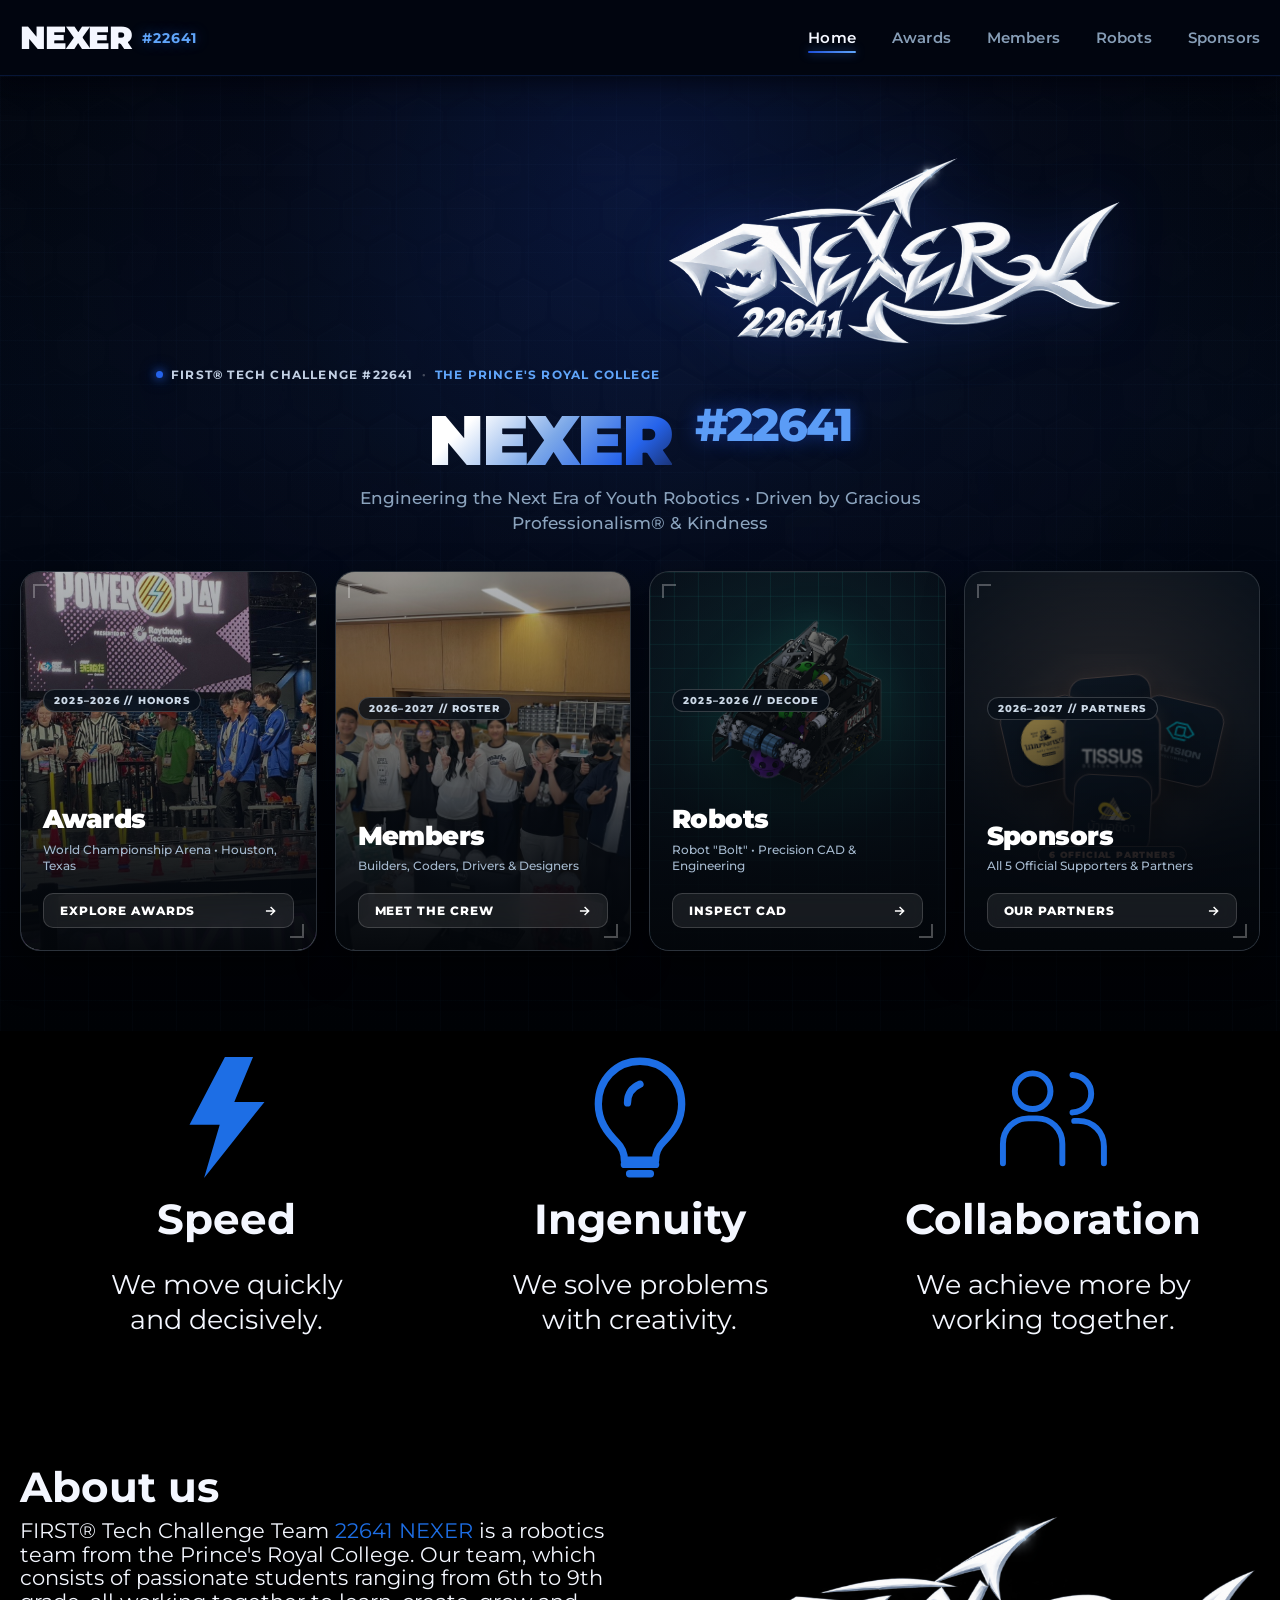
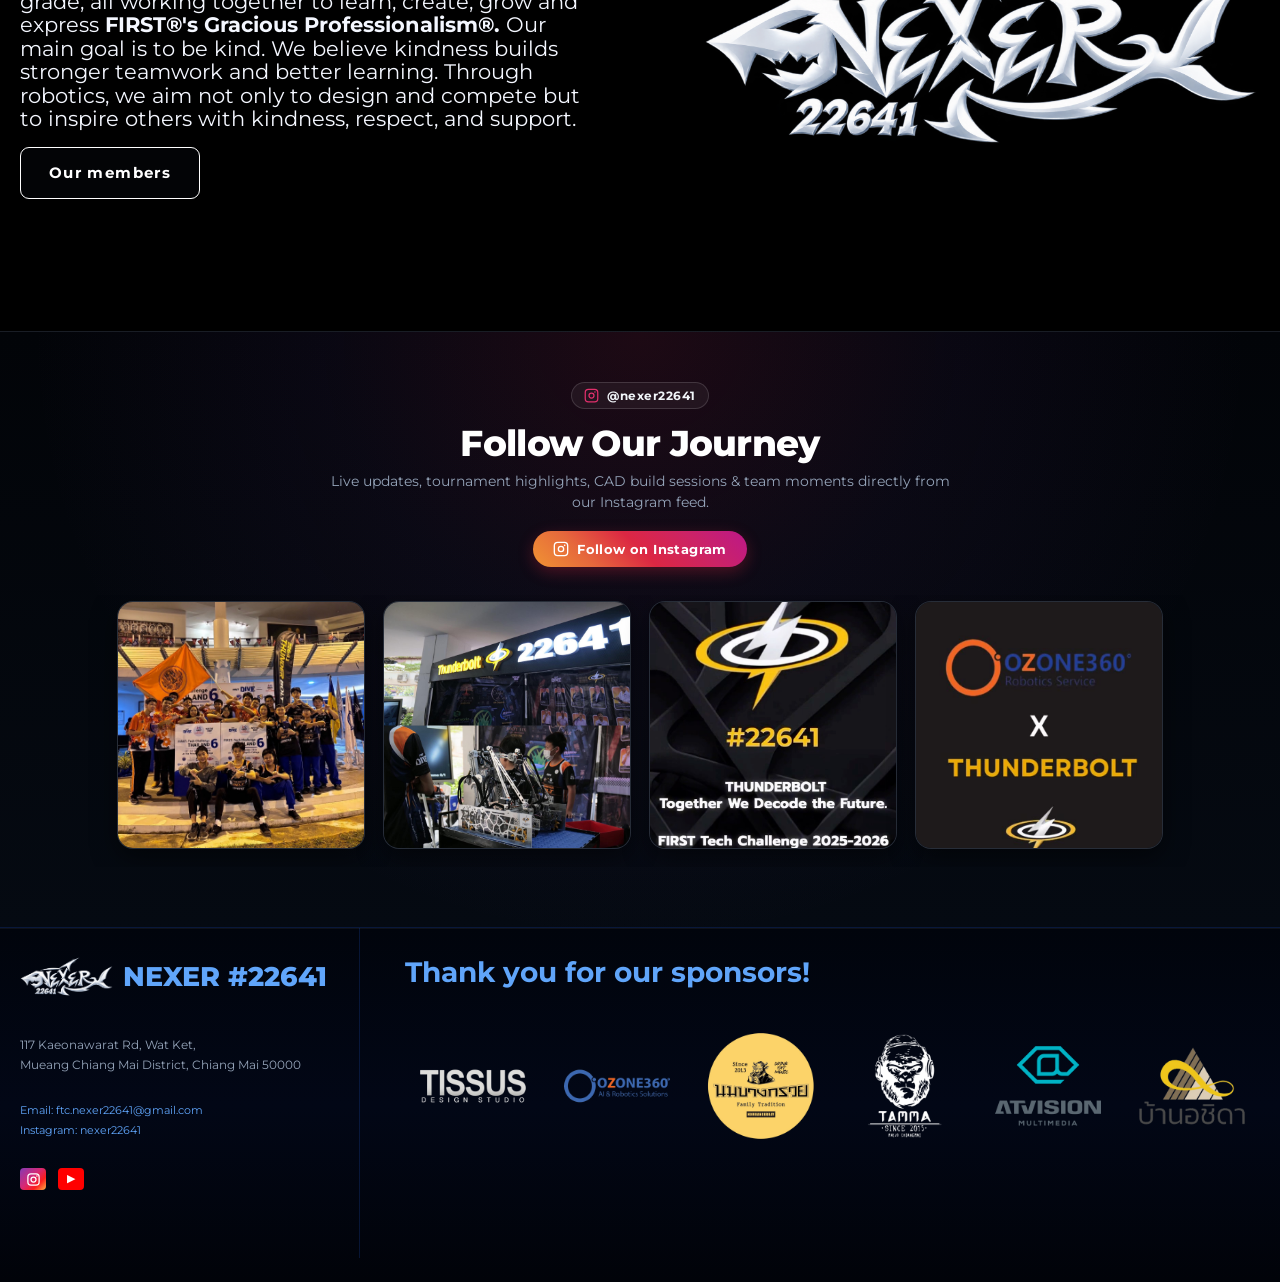
<file: index.html>
<!doctype html>
<html lang="en">
<head>
  <meta charset="utf-8">
  <meta name="viewport" content="width=device-width, initial-scale=1">
  <meta name="theme-color" content="#01040c">
  <meta name="description" content="NEXER #22641 — FIRST Tech Challenge robotics team from The Prince's Royal College.">
  <title>Home | NEXER</title>
  <link rel="icon" href="assets/branding/nexer-logo.png">
  <link rel="preload" as="image" href="assets/awards/award-2223-2.jpg" fetchpriority="high">
  <link rel="preload" as="image" href="assets/members/team-2627-group.jpg" fetchpriority="high">
  <link rel="preload" as="image" href="assets/robots/robot-bolt.png" fetchpriority="high">
  <link rel="stylesheet" href="styles.css">
</head>
<body data-page="home">
  <a class="skip-link" href="#main">Skip to content</a>
  <div id="site-header"></div>
  <main id="main">
    <!-- HERO SECTION (Cool Header & Hero Top + 4 Graphic Buttons) -->
    <section class="home-hero">
      <div class="home-hero__ambient" aria-hidden="true"></div>
      <div class="home-hero__content">
        <div class="hero-status-badge">
          <span class="hero-status-badge__dot"></span>
          <span>FIRST® TECH CHALLENGE #22641</span>
          <span class="hero-status-badge__sep">•</span>
          <span class="hero-status-badge__school">THE PRINCE'S ROYAL COLLEGE</span>
        </div>

        <div class="home-hero__logo-wrap">
          <img src="assets/branding/nexer-logo.png" alt="NEXER 22641" class="home-hero__logo">
        </div>

        <h1 class="home-hero__title">
          <span class="title-glow">NEXER</span>
          <span class="title-num">#22641</span>
        </h1>
        <p class="home-hero__tagline">Engineering the Next Era of Youth Robotics • Driven by Gracious Professionalism® &amp; Kindness</p>

        <!-- 4 GRAPHIC ACTION BUTTONS (LATEST SEASON MEDIA) -->
        <nav class="hero-graphic-nav" aria-label="Explore NEXER Sections">
          <!-- CARD 1: AWARDS (2022–2023 POWERPLAY WORLD CHAMPIONSHIP FIELD) -->
          <a href="awards.html" class="graphic-card graphic-card--awards">
            <div class="graphic-card__bg graphic-card__bg--awards">
              <img src="assets/awards/award-2223-2.jpg" alt="POWERPLAY World Championship" class="awards-bg-photo" fetchpriority="high">
            </div>
            <div class="graphic-card__scrim"></div>
            <div class="graphic-card__sheen" aria-hidden="true"></div>
            <div class="graphic-card__hud" aria-hidden="true">
              <span class="hud-corner hud-corner--tl"></span>
              <span class="hud-corner hud-corner--br"></span>
            </div>
            <div class="graphic-card__top">
              <span class="graphic-card__badge">2025–2026 // HONORS</span>
            </div>
            <div class="graphic-card__bottom">
              <h2 class="graphic-card__title">Awards</h2>
              <p class="graphic-card__desc">World Championship Arena • Houston, Texas</p>
              <div class="graphic-card__cta">
                <span>Explore Awards</span>
                <svg viewBox="0 0 24 24" fill="none" stroke="currentColor" stroke-width="2.5" aria-hidden="true"><path d="M5 12h14M13 5l7 7-7 7"/></svg>
              </div>
            </div>
          </a>

          <!-- CARD 2: MEMBERS (LATEST 2026–2027 ROSTER) -->
          <a href="members.html" class="graphic-card graphic-card--members">
            <div class="graphic-card__bg graphic-card__bg--members">
              <img src="assets/members/team-2627-group.jpg" alt="NEXER Team 2026-27" class="members-group-photo" fetchpriority="high">
            </div>
            <div class="graphic-card__scrim"></div>
            <div class="graphic-card__sheen" aria-hidden="true"></div>
            <div class="graphic-card__hud" aria-hidden="true">
              <span class="hud-corner hud-corner--tl"></span>
              <span class="hud-corner hud-corner--br"></span>
            </div>
            <div class="graphic-card__top">
              <span class="graphic-card__badge">2026–2027 // ROSTER</span>
            </div>
            <div class="graphic-card__bottom">
              <h2 class="graphic-card__title">Members</h2>
              <p class="graphic-card__desc">Builders, Coders, Drivers &amp; Designers</p>
              <div class="graphic-card__cta">
                <span>Meet The Crew</span>
                <svg viewBox="0 0 24 24" fill="none" stroke="currentColor" stroke-width="2.5" aria-hidden="true"><path d="M5 12h14M13 5l7 7-7 7"/></svg>
              </div>
            </div>
          </a>

          <!-- CARD 3: ROBOTS (LATEST 2025–2026 ROBOT BOLT) -->
          <a href="robots.html" class="graphic-card graphic-card--robots">
            <div class="graphic-card__bg graphic-card__bg--robots">
              <div class="robot-blueprint-grid" aria-hidden="true"></div>
              <img src="assets/robots/robot-bolt.png" alt="Robot Bolt 2025-2026 3D Model" class="graphic-card__robot-img" fetchpriority="high">
            </div>
            <div class="graphic-card__scrim"></div>
            <div class="graphic-card__sheen" aria-hidden="true"></div>
            <div class="graphic-card__hud" aria-hidden="true">
              <span class="hud-corner hud-corner--tl"></span>
              <span class="hud-corner hud-corner--br"></span>
            </div>
            <div class="graphic-card__top">
              <span class="graphic-card__badge">2025–2026 // DECODE</span>
            </div>
            <div class="graphic-card__bottom">
              <h2 class="graphic-card__title">Robots</h2>
              <p class="graphic-card__desc">Robot "Bolt" • Precision CAD &amp; Engineering</p>
              <div class="graphic-card__cta">
                <span>Inspect CAD</span>
                <svg viewBox="0 0 24 24" fill="none" stroke="currentColor" stroke-width="2.5" aria-hidden="true"><path d="M5 12h14M13 5l7 7-7 7"/></svg>
              </div>
            </div>
          </a>

          <!-- CARD 4: SPONSORS (LATEST 2026–2027 SUPPORTERS - 6 OFFICIAL PARTNERS) -->
          <a href="sponsors.html" class="graphic-card graphic-card--sponsors">
            <div class="graphic-card__bg graphic-card__bg--sponsors">
              <div class="sponsor-overlap-stack" aria-hidden="true">
                <div class="sponsor-stack-glow"></div>
                <!-- Large Overlapping Sponsor Badges -->
                <div class="sponsor-stack-item sponsor-stack-item--2" title="OZONE360">
                  <img src="assets/sponsors/sponsor-fit-2627-ozone360.png" alt="OZONE360">
                </div>
                <div class="sponsor-stack-item sponsor-stack-item--3" title="Nombangkruay">
                  <img src="assets/sponsors/sponsor-fit-2627-nombangkruay.png" alt="Nombangkruay">
                </div>
                <div class="sponsor-stack-item sponsor-stack-item--4" title="ATVISION">
                  <img src="assets/sponsors/sponsor-fit-2526-08.png" alt="ATVISION">
                </div>
                <div class="sponsor-stack-item sponsor-stack-item--1" title="TISSUS">
                  <img src="assets/sponsors/sponsor-fit-2627-tissus.png" alt="TISSUS">
                </div>
                <div class="sponsor-stack-item sponsor-stack-item--5" title="Ban Achid">
                  <img src="assets/sponsors/sponsor-fit-partner-ban-achid.png" alt="Ban Achid">
                </div>
                <div class="sponsor-stack-count">6 OFFICIAL PARTNERS</div>
              </div>
            </div>
            <div class="graphic-card__scrim"></div>
            <div class="graphic-card__sheen" aria-hidden="true"></div>
            <div class="graphic-card__hud" aria-hidden="true">
              <span class="hud-corner hud-corner--tl"></span>
              <span class="hud-corner hud-corner--br"></span>
            </div>
            <div class="graphic-card__top">
              <span class="graphic-card__badge">2026–2027 // PARTNERS</span>
            </div>
            <div class="graphic-card__bottom">
              <h2 class="graphic-card__title">Sponsors</h2>
              <p class="graphic-card__desc">All 5 Official Supporters &amp; Partners</p>
              <div class="graphic-card__cta">
                <span>Our Partners</span>
                <svg viewBox="0 0 24 24" fill="none" stroke="currentColor" stroke-width="2.5" aria-hidden="true"><path d="M5 12h14M13 5l7 7-7 7"/></svg>
              </div>
            </div>
          </a>
        </nav>
      </div>
    </section>

    <!-- ORIGINAL VALUES SECTION -->
    <section class="values" aria-label="Our values">
      <div class="values__inner">
        <article class="value">
          <svg class="value__icon value__icon--fill" viewBox="0 0 100 120" aria-hidden="true"><path d="M48 2 14 67h29l-15 51 58-73H57L75 2Z"/></svg>
          <h2>Speed</h2><p>We move quickly<br>and decisively.</p>
        </article>
        <article class="value">
          <svg class="value__icon" viewBox="0 0 100 120" aria-hidden="true"><path d="M50 6c-23 0-40 18-40 41 0 16 8 27 18 37 5 5 7 10 7 17h30c0-7 2-12 7-17 10-10 18-21 18-37C90 24 73 6 50 6Z"/><path d="M35 105h30M40 114h20M38 46c0-9 5-15 12-18"/></svg>
          <h2>Ingenuity</h2><p>We solve problems<br>with creativity.</p>
        </article>
        <article class="value">
          <svg class="value__icon" viewBox="0 0 132 120" aria-hidden="true"><circle cx="42" cy="29" r="21"/><path d="M7 114V91c0-17 13-30 30-30h10c17 0 30 13 30 30v23"/><path d="M89 10c13 1 22 10 22 22s-9 21-22 22M91 64h5c17 0 30 13 30 30v20"/></svg>
          <h2>Collaboration</h2><p>We achieve more by<br>working together.</p>
        </article>
      </div>
    </section>

    <!-- ORIGINAL ABOUT US SECTION -->
    <section class="home-about" id="about">
      <div class="home-about__inner">
        <div class="home-about__copy">
          <h2>About us</h2>
          <p>FIRST® Tech Challenge Team <span>22641 NEXER</span> is a robotics team from the Prince's Royal College. Our team, which consists of passionate students ranging from 6th to 9th grade, all working together to learn, create, grow and express <strong>FIRST®'s Gracious Professionalism®.</strong> Our main goal is to be kind. We believe kindness builds stronger teamwork and better learning. Through robotics, we aim not only to design and compete but to inspire others with kindness, respect, and support.</p>
          <a class="wix-button wix-button--small" href="members.html">Our members</a>
        </div>
        <img class="home-about__logo" src="assets/branding/nexer-logo.png" alt="NEXER 22641">
      </div>
    </section>

    <!-- INSTAGRAM FEED SECTION -->
    <section class="home-instagram" id="instagram" aria-label="NEXER Instagram Feed">
      <div class="home-instagram__inner">
        <header class="home-instagram__header">
          <div class="instagram-handle-badge">
            <svg class="instagram-glyph" viewBox="0 0 24 24" aria-hidden="true">
              <rect x="2" y="2" width="20" height="20" rx="5" fill="none" stroke="currentColor" stroke-width="2"/>
              <circle cx="12" cy="12" r="4" fill="none" stroke="currentColor" stroke-width="2"/>
              <circle cx="17.5" cy="6.5" r="1.2" fill="currentColor"/>
            </svg>
            <span>@nexer22641</span>
          </div>
          <h2 class="home-instagram__title">Follow Our Journey</h2>
          <p class="home-instagram__desc">Live updates, tournament highlights, CAD build sessions &amp; team moments directly from our Instagram feed.</p>
          <a class="instagram-btn" href="https://www.instagram.com/nexer22641/" target="_blank" rel="noopener">
            <svg viewBox="0 0 24 24" aria-hidden="true">
              <rect x="2" y="2" width="20" height="20" rx="5" fill="none" stroke="currentColor" stroke-width="2"/>
              <circle cx="12" cy="12" r="4" fill="none" stroke="currentColor" stroke-width="2"/>
              <circle cx="17.5" cy="6.5" r="1.2" fill="currentColor"/>
            </svg>
            <span>Follow on Instagram</span>
          </a>
        </header>

        <!-- INSTAGRAM POSTS PHOTO GRID (PURE CROPPED PHOTOS -> DIRECT LINK TO IG) -->
        <div class="instagram-feed-grid" id="instagram-feed-grid">
          <!-- POST 1: DDlOrB0vQfl -->
          <a class="instagram-photo-card" href="https://www.instagram.com/p/DDlOrB0vQfl/" target="_blank" rel="noopener" aria-label="View NEXER post on Instagram">
            <div class="instagram-photo-wrap">
              <img src="assets/instagram/post-1-DDlOrB0vQfl.jpg" alt="NEXER Instagram Post: December Updates" loading="lazy">
              <div class="instagram-photo-overlay" aria-hidden="true">
                <span class="instagram-post-badge">
                  <svg viewBox="0 0 24 24" aria-hidden="true">
                    <rect x="2" y="2" width="20" height="20" rx="5" fill="none" stroke="currentColor" stroke-width="2"/>
                    <circle cx="12" cy="12" r="4" fill="none" stroke="currentColor" stroke-width="2"/>
                    <circle cx="17.5" cy="6.5" r="1.2" fill="currentColor"/>
                  </svg>
                  <span>View Post</span>
                </span>
              </div>
            </div>
          </a>

          <!-- POST 2: DDhavIkvopj -->
          <a class="instagram-photo-card" href="https://www.instagram.com/p/DDhavIkvopj/" target="_blank" rel="noopener" aria-label="View NEXER post on Instagram">
            <div class="instagram-photo-wrap">
              <img src="assets/instagram/post-2-DDhavIkvopj.jpg" alt="NEXER Instagram Post: Team & Robot Highlights" loading="lazy">
              <div class="instagram-photo-overlay" aria-hidden="true">
                <span class="instagram-post-badge">
                  <svg viewBox="0 0 24 24" aria-hidden="true">
                    <rect x="2" y="2" width="20" height="20" rx="5" fill="none" stroke="currentColor" stroke-width="2"/>
                    <circle cx="12" cy="12" r="4" fill="none" stroke="currentColor" stroke-width="2"/>
                    <circle cx="17.5" cy="6.5" r="1.2" fill="currentColor"/>
                  </svg>
                  <span>View Post</span>
                </span>
              </div>
            </div>
          </a>

          <!-- POST 3: DRPoCMCDzGk -->
          <a class="instagram-photo-card" href="https://www.instagram.com/p/DRPoCMCDzGk/" target="_blank" rel="noopener" aria-label="View NEXER post on Instagram">
            <div class="instagram-photo-wrap">
              <img src="assets/instagram/post-3-DRPoCMCDzGk.jpg" alt="NEXER Instagram Post: Build Session & Tournament Moments" loading="lazy">
              <div class="instagram-photo-overlay" aria-hidden="true">
                <span class="instagram-post-badge">
                  <svg viewBox="0 0 24 24" aria-hidden="true">
                    <rect x="2" y="2" width="20" height="20" rx="5" fill="none" stroke="currentColor" stroke-width="2"/>
                    <circle cx="12" cy="12" r="4" fill="none" stroke="currentColor" stroke-width="2"/>
                    <circle cx="17.5" cy="6.5" r="1.2" fill="currentColor"/>
                  </svg>
                  <span>View Post</span>
                </span>
              </div>
            </div>
          </a>

          <!-- POST 4: DQwY7hPj2zV -->
          <a class="instagram-photo-card" href="https://www.instagram.com/p/DQwY7hPj2zV/" target="_blank" rel="noopener" aria-label="View NEXER post on Instagram">
            <div class="instagram-photo-wrap">
              <img src="assets/instagram/post-4-DQwY7hPj2zV.jpg" alt="NEXER Instagram Post: Team Updates" loading="lazy">
              <div class="instagram-photo-overlay" aria-hidden="true">
                <span class="instagram-post-badge">
                  <svg viewBox="0 0 24 24" aria-hidden="true">
                    <rect x="2" y="2" width="20" height="20" rx="5" fill="none" stroke="currentColor" stroke-width="2"/>
                    <circle cx="12" cy="12" r="4" fill="none" stroke="currentColor" stroke-width="2"/>
                    <circle cx="17.5" cy="6.5" r="1.2" fill="currentColor"/>
                  </svg>
                  <span>View Post</span>
                </span>
              </div>
            </div>
          </a>
        </div>
      </div>
    </section>
  </main>
  <div id="site-footer"></div>
  <script src="app.js"></script>
</body>
</html>
</file>
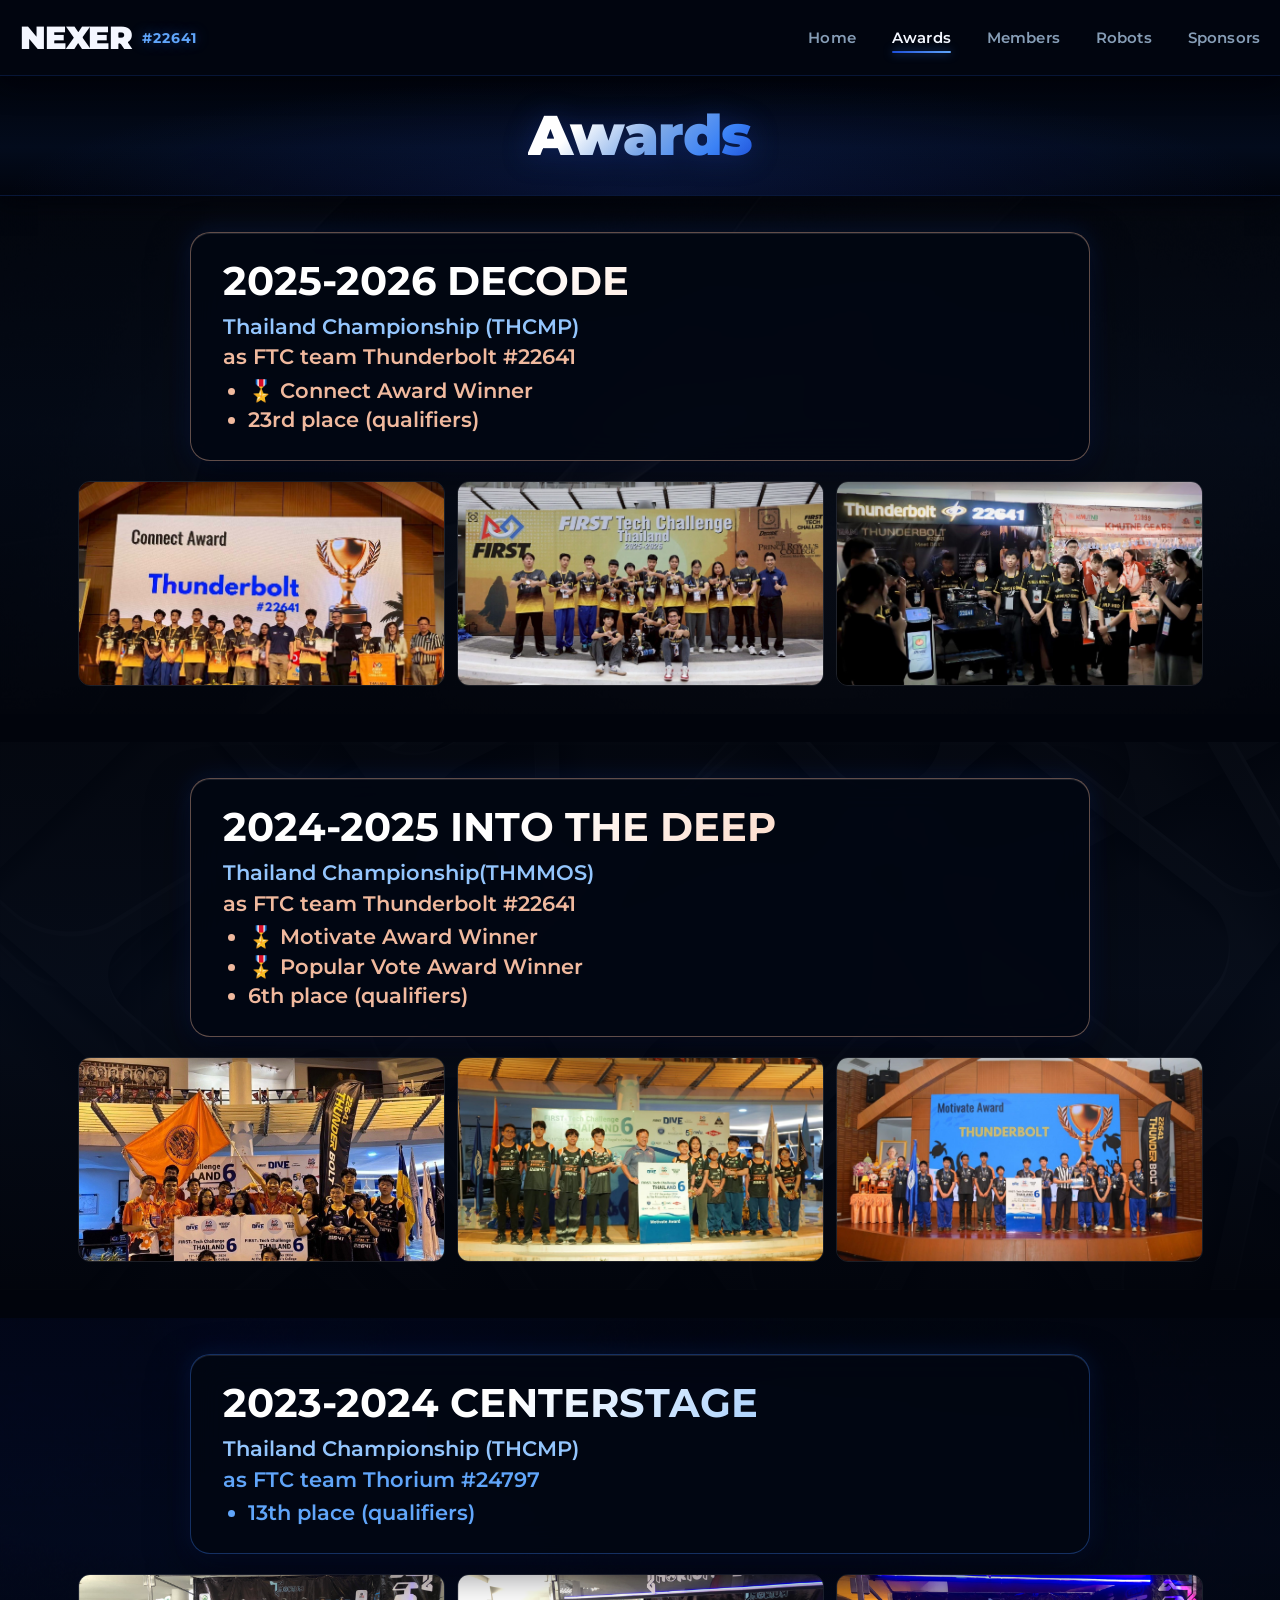
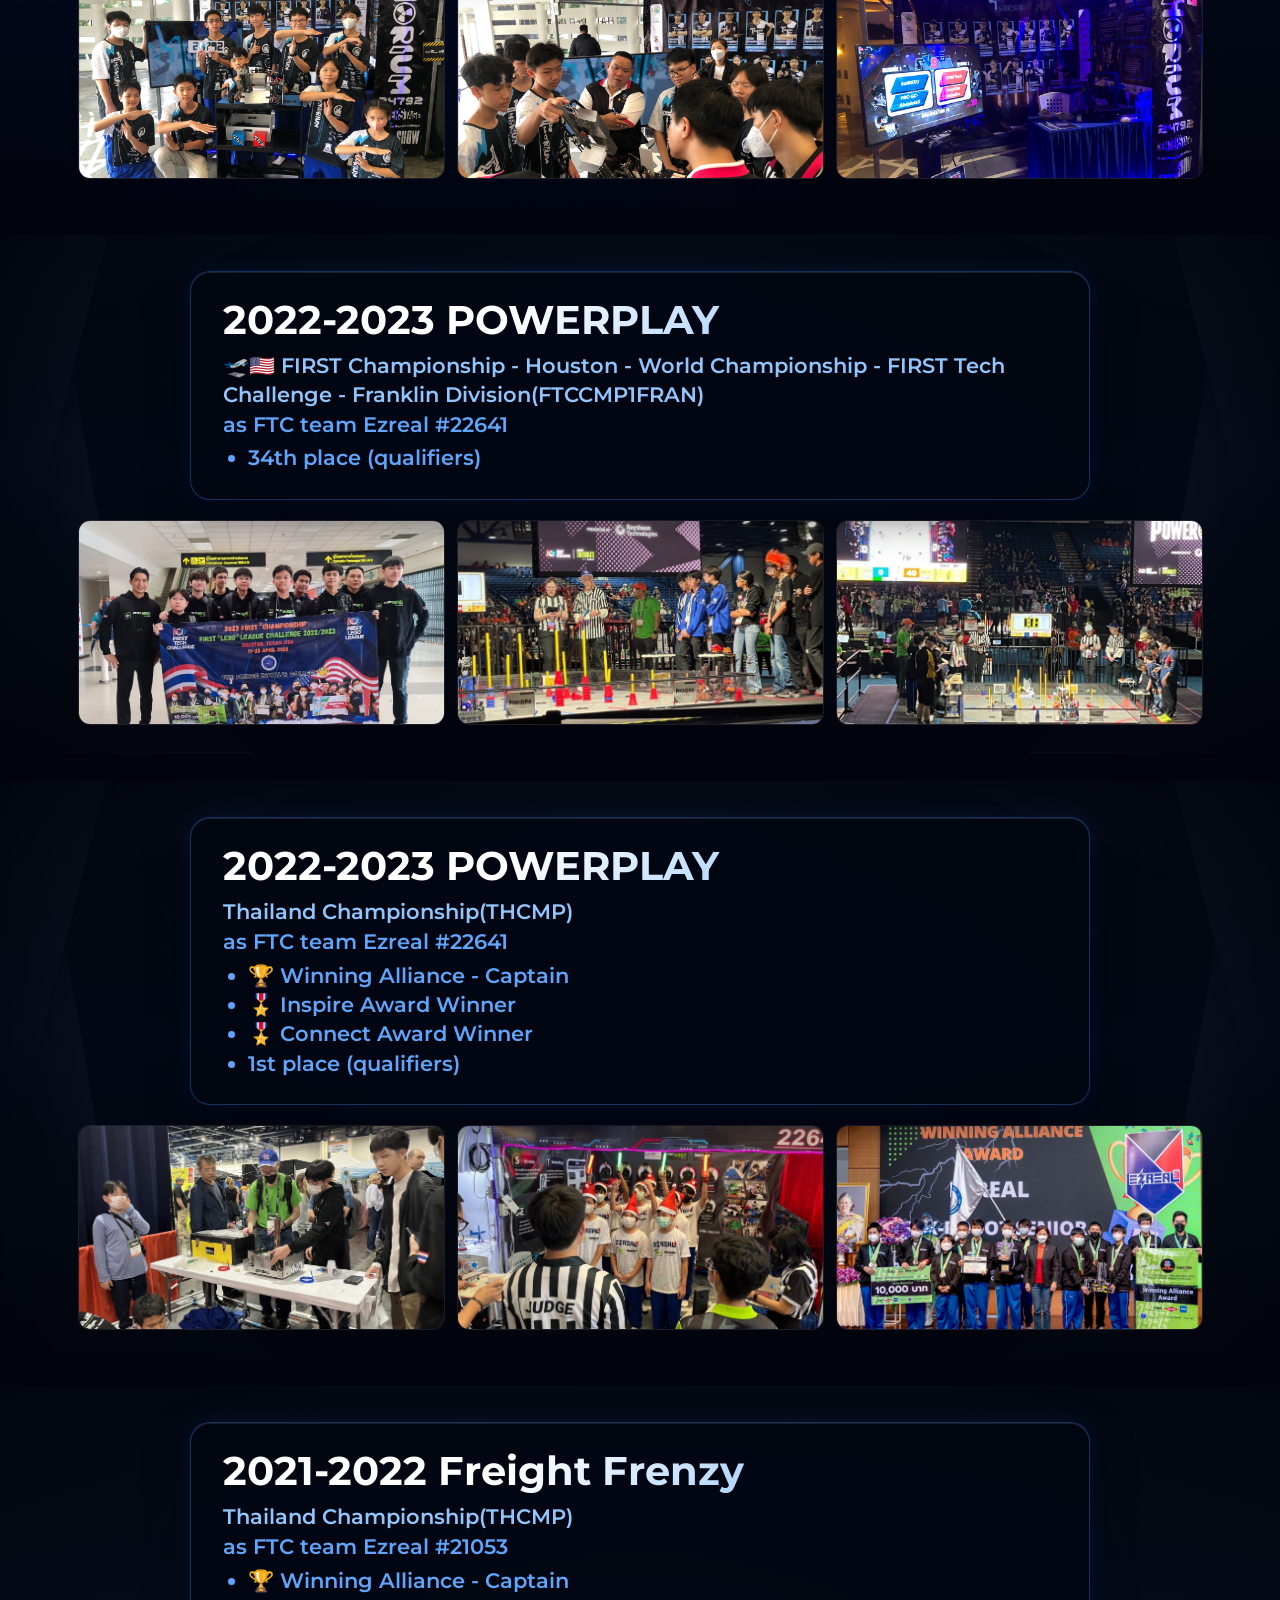
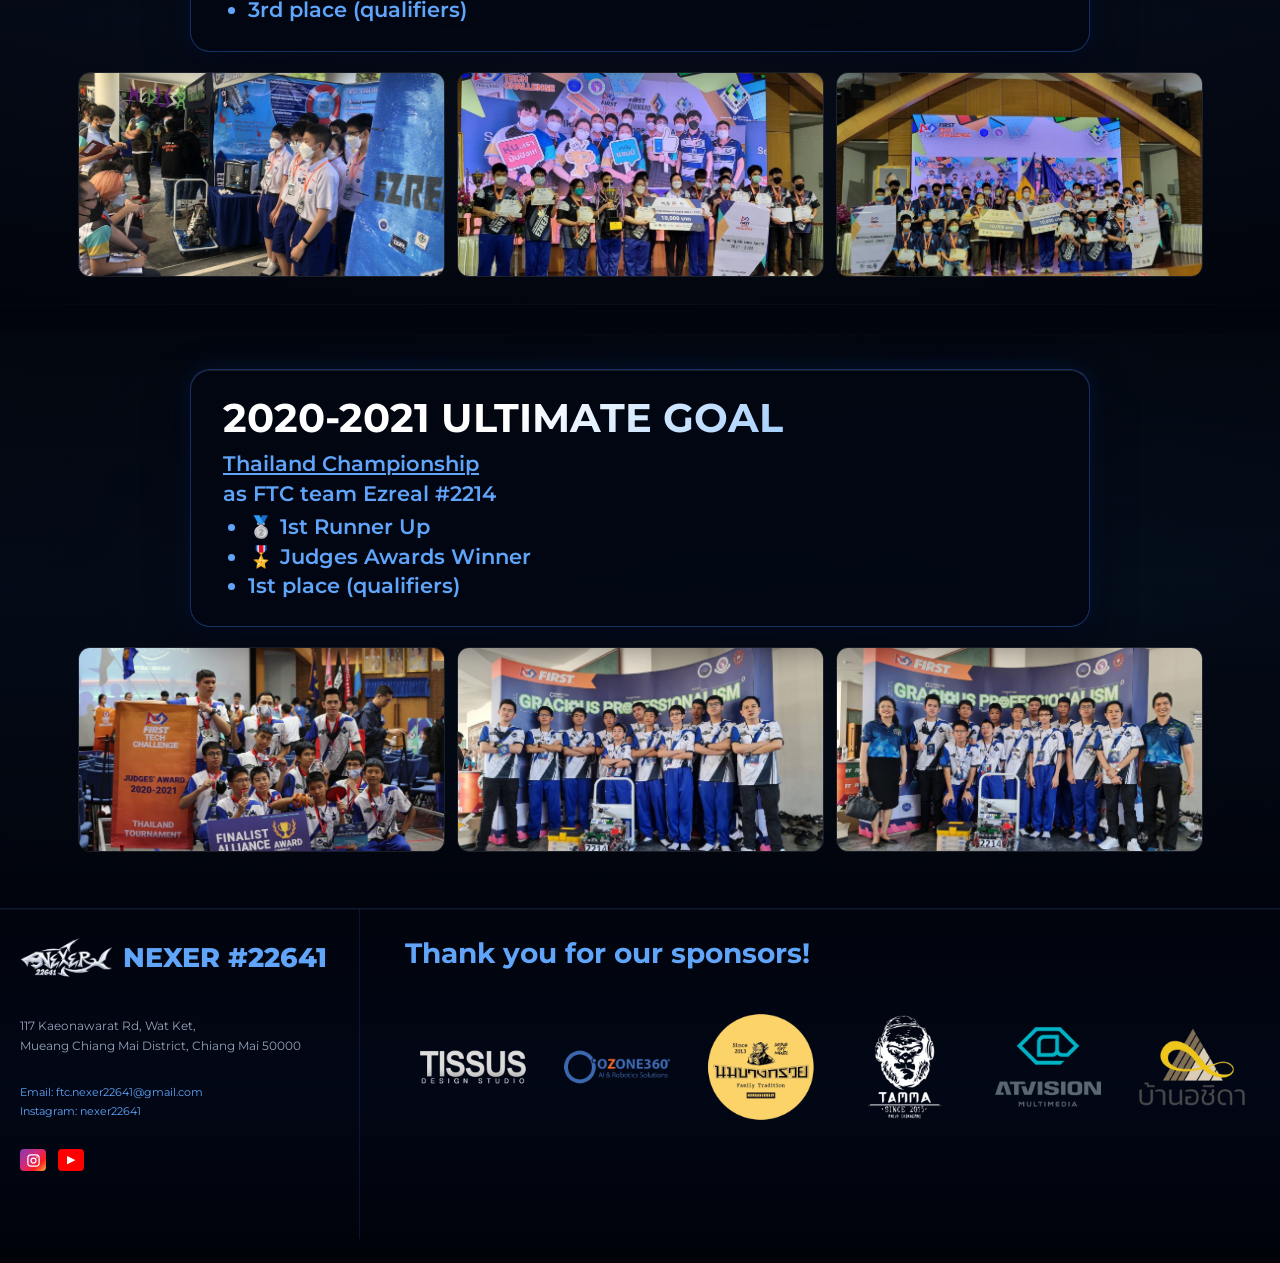
<file: awards.html>
<!doctype html>
<html lang="en"><head><meta charset="utf-8"><meta name="viewport" content="width=device-width, initial-scale=1"><meta name="theme-color" content="#01040c"><title>Awards | NEXER</title><link rel="icon" href="assets/branding/nexer-logo.png"><link rel="stylesheet" href="styles.css"></head>
<body data-page="awards"><a class="skip-link" href="#main">Skip to content</a><div id="site-header"></div><main id="main" class="inner-page"><header class="page-title"><h1>Awards</h1></header><div id="awards-list"></div></main><div id="site-footer"></div><script src="app.js"></script></body></html>
</file>
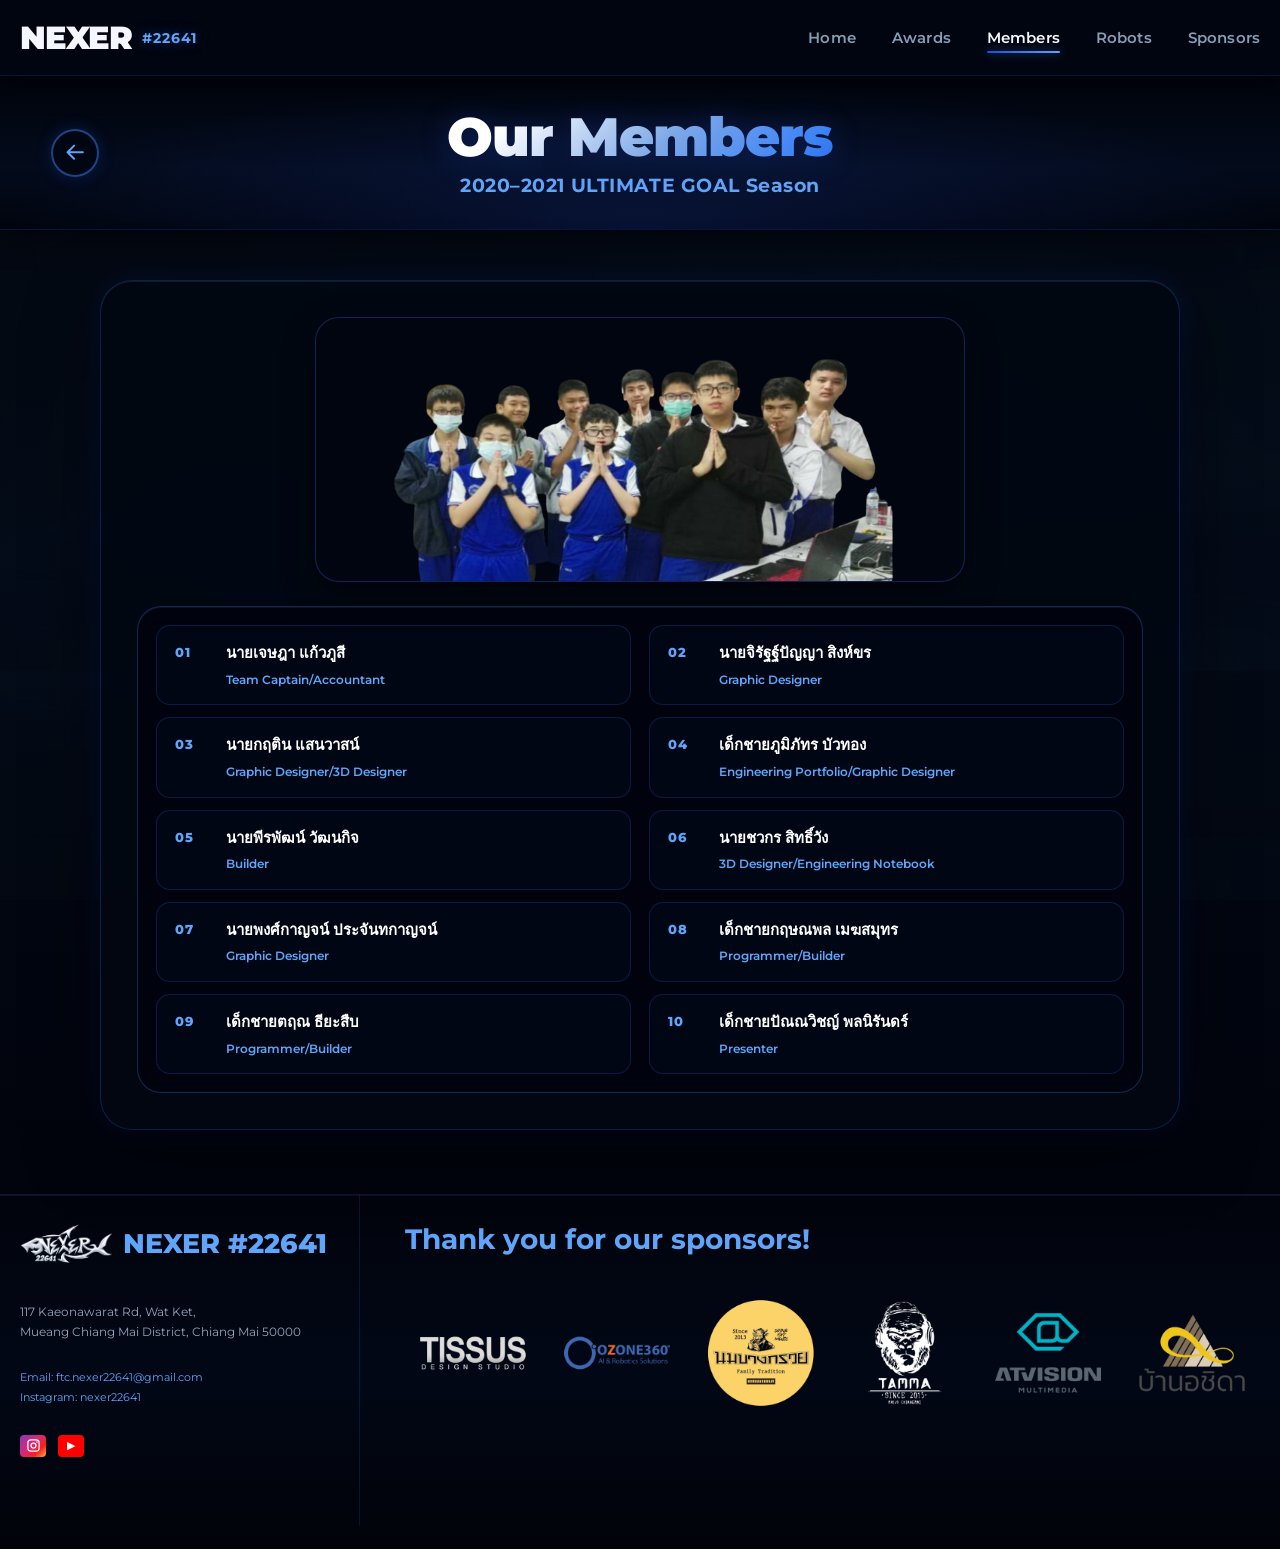
<file: members-2020-21.html>
<!doctype html>
<html lang="en">
<head>
  <meta charset="utf-8">
  <meta name="viewport" content="width=device-width, initial-scale=1">
  <meta name="theme-color" content="#01040c">
  <meta name="description" content="Meet EZREAL FTC Team 2214 for the 2020–2021 ULTIMATE GOAL season.">
  <title>2020–2021 Team Members | NEXER</title>
  <link rel="icon" href="assets/branding/nexer-logo.png">
  <link rel="stylesheet" href="styles.css">
</head>
<body data-page="members-group" data-season="2020-21">
  <a class="skip-link" href="#main">Skip to content</a>
  <div id="site-header"></div>

  <main id="main" class="members-group-page members-group-page--ultimate">
    <header class="page-title page-title--season">
      <h1>Our Members</h1>
      <p>2020–2021 ULTIMATE GOAL Season</p>
    </header>

    <section class="group-members-board" aria-label="2020–2021 team members">
      <figure class="group-team-photo group-team-photo--ultimate">
        <img src="assets/members/team-2021.png" alt="EZREAL FTC Team 2214 members for the 2020–2021 ULTIMATE GOAL season">
      </figure>

      <div class="group-roster">
        <article class="group-member">
          <span class="group-member__number">01</span>
          <div class="group-member__content">
            <div class="group-member__title"><h3 lang="th">นายเจษฎา แก้วภูสี</h3></div>
            <p>Team Captain/Accountant</p>
          </div>
        </article>

        <article class="group-member">
          <span class="group-member__number">02</span>
          <div class="group-member__content">
            <div class="group-member__title"><h3 lang="th">นายจิรัฐฐ์ปัญญา สิงห์ขร</h3></div>
            <p>Graphic Designer</p>
          </div>
        </article>

        <article class="group-member">
          <span class="group-member__number">03</span>
          <div class="group-member__content">
            <div class="group-member__title"><h3 lang="th">นายกฤติน แสนวาสน์</h3></div>
            <p>Graphic Designer/3D Designer</p>
          </div>
        </article>

        <article class="group-member">
          <span class="group-member__number">04</span>
          <div class="group-member__content">
            <div class="group-member__title"><h3 lang="th">เด็กชายภูมิภัทร บัวทอง</h3></div>
            <p>Engineering Portfolio/Graphic Designer</p>
          </div>
        </article>

        <article class="group-member">
          <span class="group-member__number">05</span>
          <div class="group-member__content">
            <div class="group-member__title"><h3 lang="th">นายพีรพัฒน์ วัฒนกิจ</h3></div>
            <p>Builder</p>
          </div>
        </article>

        <article class="group-member">
          <span class="group-member__number">06</span>
          <div class="group-member__content">
            <div class="group-member__title"><h3 lang="th">นายชวกร สิทธิ์วัง</h3></div>
            <p>3D Designer/Engineering Notebook</p>
          </div>
        </article>

        <article class="group-member">
          <span class="group-member__number">07</span>
          <div class="group-member__content">
            <div class="group-member__title"><h3 lang="th">นายพงศ์กาญจน์ ประจันทกาญจน์</h3></div>
            <p>Graphic Designer</p>
          </div>
        </article>

        <article class="group-member">
          <span class="group-member__number">08</span>
          <div class="group-member__content">
            <div class="group-member__title"><h3 lang="th">เด็กชายกฤษณพล เมฆสมุทร</h3></div>
            <p>Programmer/Builder</p>
          </div>
        </article>

        <article class="group-member">
          <span class="group-member__number">09</span>
          <div class="group-member__content">
            <div class="group-member__title"><h3 lang="th">เด็กชายตฤณ ธียะสืบ</h3></div>
            <p>Programmer/Builder</p>
          </div>
        </article>

        <article class="group-member">
          <span class="group-member__number">10</span>
          <div class="group-member__content">
            <div class="group-member__title"><h3 lang="th">เด็กชายปัณณวิชญ์ พลนิรันดร์</h3></div>
            <p>Presenter</p>
          </div>
        </article>
      </div>
    </section>
  </main>

  <div id="site-footer"></div>
  <script src="app.js"></script>
</body>
</html>
</file>
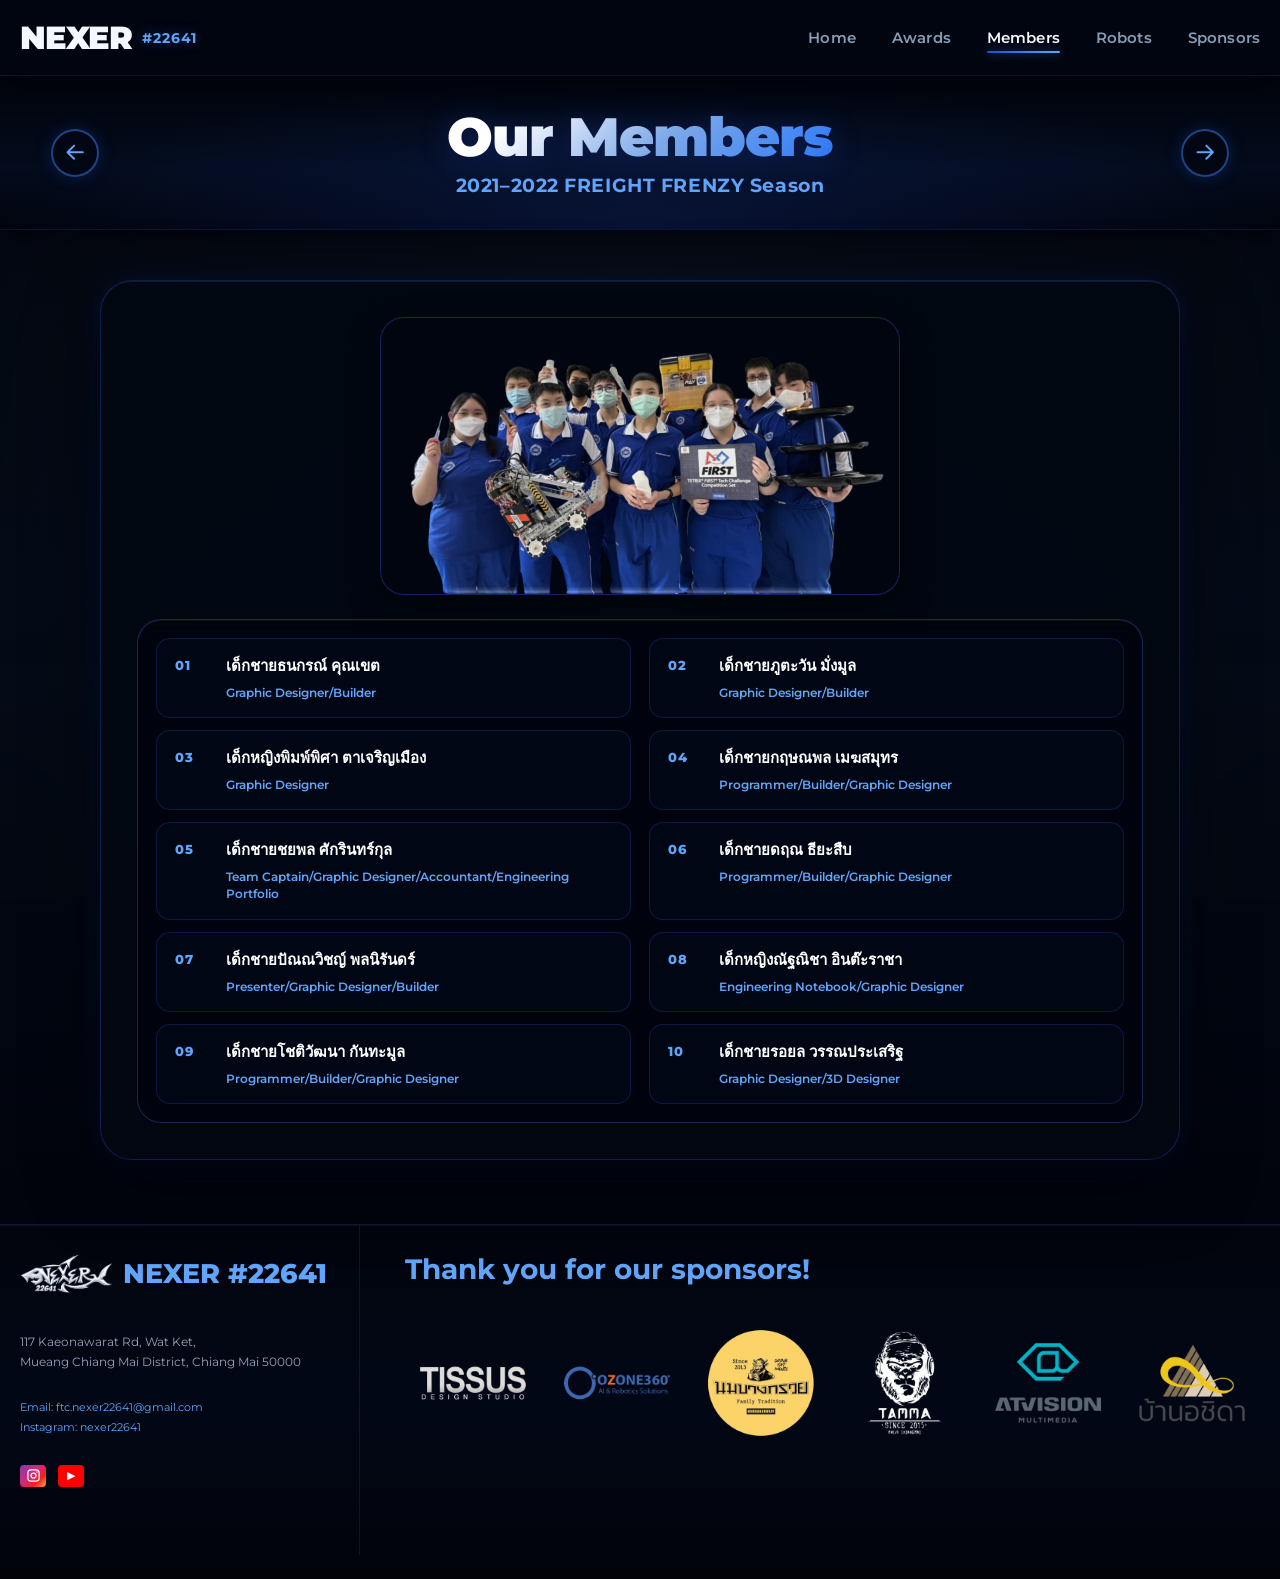
<file: members-2021-22.html>
<!doctype html>
<html lang="en">
<head>
  <meta charset="utf-8">
  <meta name="viewport" content="width=device-width, initial-scale=1">
  <meta name="theme-color" content="#01040c">
  <meta name="description" content="Meet EZREAL FTC Team 21053 for the 2021–2022 FREIGHT FRENZY season.">
  <title>2021–2022 Team Members | NEXER</title>
  <link rel="icon" href="assets/branding/nexer-logo.png">
  <link rel="stylesheet" href="styles.css">
</head>
<body data-page="members-group" data-season="2021-22">
  <a class="skip-link" href="#main">Skip to content</a>
  <div id="site-header"></div>

  <main id="main" class="members-group-page members-group-page--freight">
    <header class="page-title page-title--season">
      <h1>Our Members</h1>
      <p>2021–2022 FREIGHT FRENZY Season</p>
    </header>

    <section class="group-members-board" aria-label="2021–2022 team members">
      <figure class="group-team-photo group-team-photo--freight">
        <img src="assets/members/team-2122.png" alt="EZREAL FTC Team 21053 members for the 2021–2022 FREIGHT FRENZY season">
      </figure>

      <div class="group-roster">
        <article class="group-member">
          <span class="group-member__number">01</span>
          <div class="group-member__content">
            <div class="group-member__title"><h3 lang="th">เด็กชายธนกรณ์ คุณเขต</h3></div>
            <p>Graphic Designer/Builder</p>
          </div>
        </article>

        <article class="group-member">
          <span class="group-member__number">02</span>
          <div class="group-member__content">
            <div class="group-member__title"><h3 lang="th">เด็กชายภูตะวัน มั่งมูล</h3></div>
            <p>Graphic Designer/Builder</p>
          </div>
        </article>

        <article class="group-member">
          <span class="group-member__number">03</span>
          <div class="group-member__content">
            <div class="group-member__title"><h3 lang="th">เด็กหญิงพิมพ์พิศา ตาเจริญเมือง</h3></div>
            <p>Graphic Designer</p>
          </div>
        </article>

        <article class="group-member">
          <span class="group-member__number">04</span>
          <div class="group-member__content">
            <div class="group-member__title"><h3 lang="th">เด็กชายกฤษณพล เมฆสมุทร</h3></div>
            <p>Programmer/Builder/Graphic Designer</p>
          </div>
        </article>

        <article class="group-member">
          <span class="group-member__number">05</span>
          <div class="group-member__content">
            <div class="group-member__title"><h3 lang="th">เด็กชายชยพล ศักรินทร์กุล</h3></div>
            <p>Team Captain/Graphic Designer/Accountant/Engineering Portfolio</p>
          </div>
        </article>

        <article class="group-member">
          <span class="group-member__number">06</span>
          <div class="group-member__content">
            <div class="group-member__title"><h3 lang="th">เด็กชายดฤณ ธียะสืบ</h3></div>
            <p>Programmer/Builder/Graphic Designer</p>
          </div>
        </article>

        <article class="group-member">
          <span class="group-member__number">07</span>
          <div class="group-member__content">
            <div class="group-member__title"><h3 lang="th">เด็กชายปัณณวิชญ์ พลนิรันดร์</h3></div>
            <p>Presenter/Graphic Designer/Builder</p>
          </div>
        </article>

        <article class="group-member">
          <span class="group-member__number">08</span>
          <div class="group-member__content">
            <div class="group-member__title"><h3 lang="th">เด็กหญิงณัฐณิชา อินต๊ะราชา</h3></div>
            <p>Engineering Notebook/Graphic Designer</p>
          </div>
        </article>

        <article class="group-member">
          <span class="group-member__number">09</span>
          <div class="group-member__content">
            <div class="group-member__title"><h3 lang="th">เด็กชายโชติวัฒนา กันทะมูล</h3></div>
            <p>Programmer/Builder/Graphic Designer</p>
          </div>
        </article>

        <article class="group-member">
          <span class="group-member__number">10</span>
          <div class="group-member__content">
            <div class="group-member__title"><h3 lang="th">เด็กชายรอยล วรรณประเสริฐ</h3></div>
            <p>Graphic Designer/3D Designer</p>
          </div>
        </article>
      </div>
    </section>
  </main>

  <div id="site-footer"></div>
  <script src="app.js"></script>
</body>
</html>
</file>
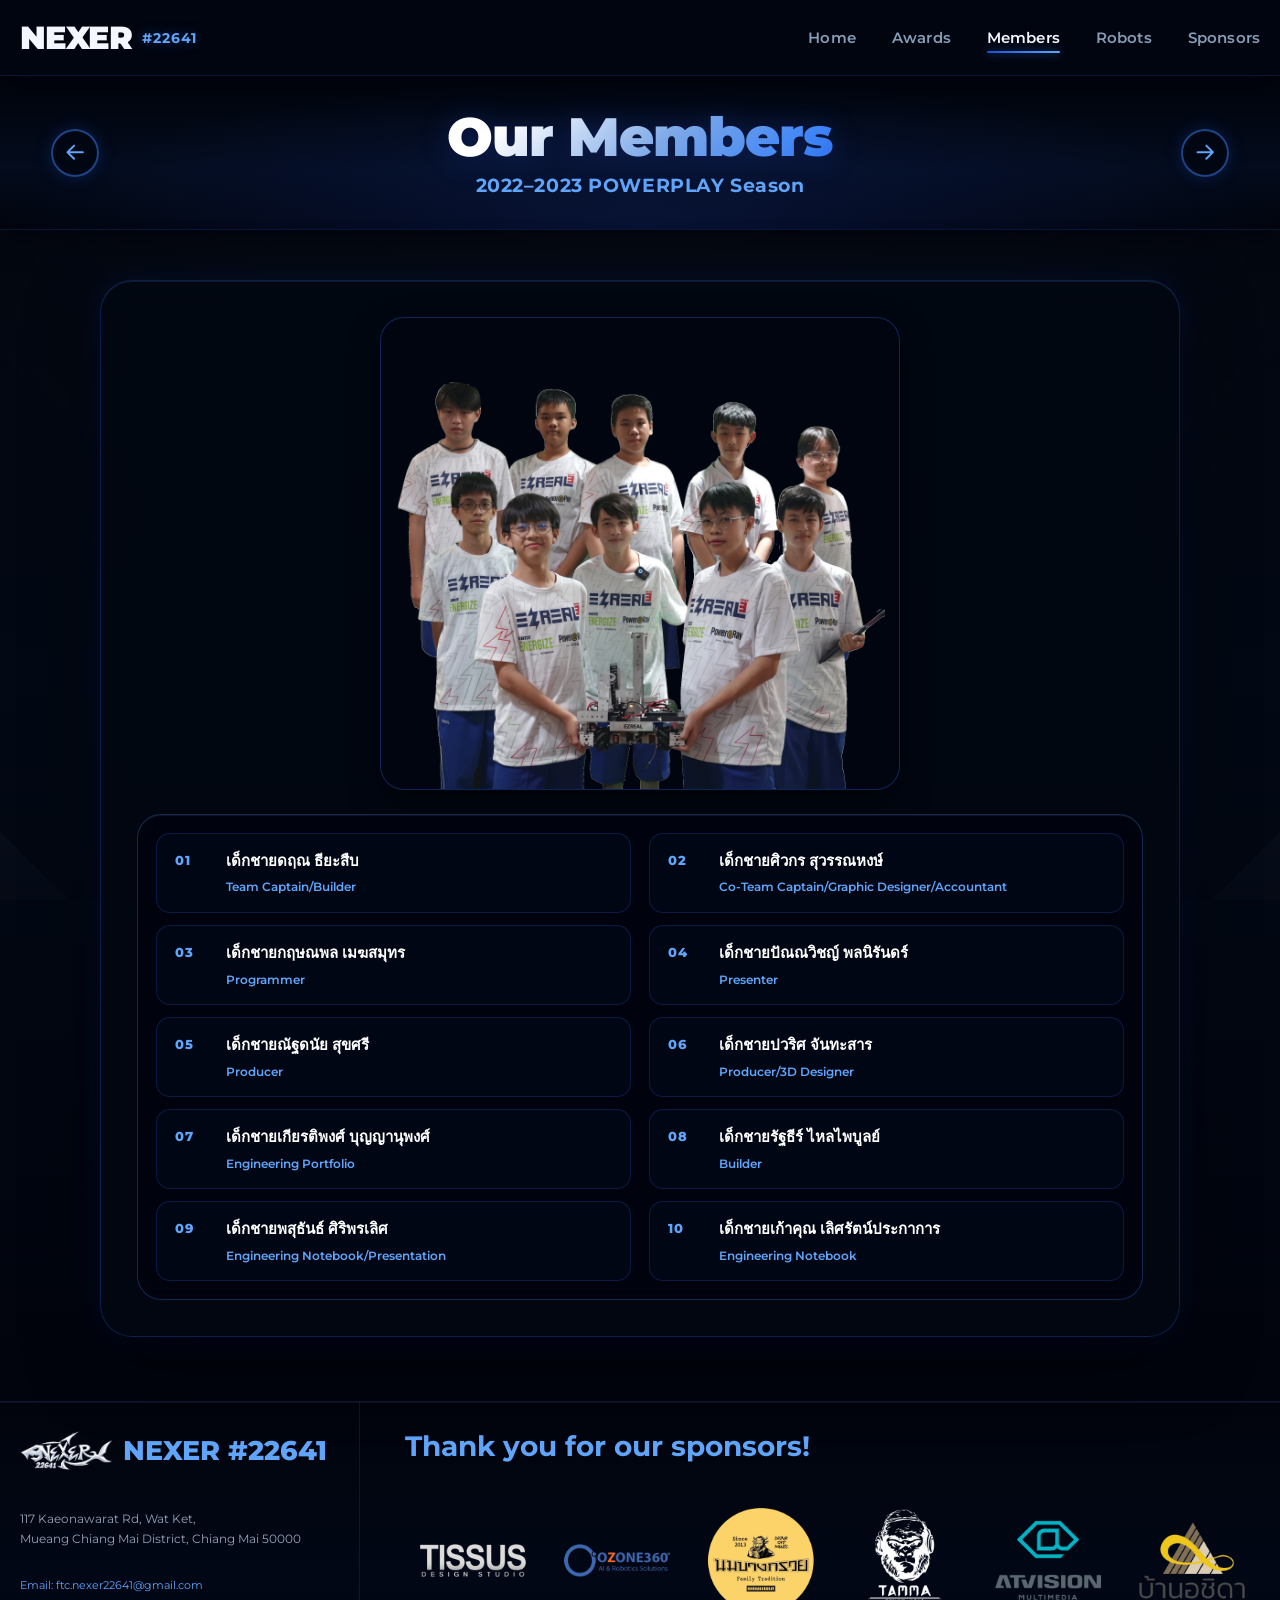
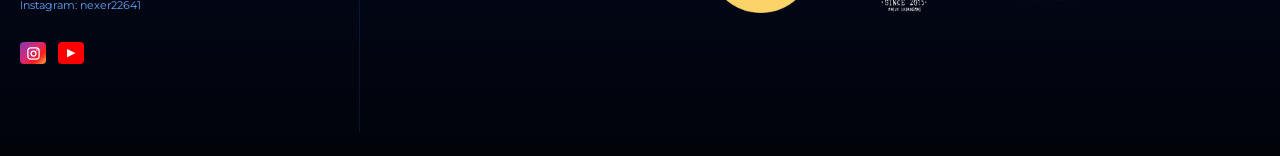
<file: members-group.html>
<!doctype html>
<html lang="en">
<head>
  <meta charset="utf-8">
  <meta name="viewport" content="width=device-width, initial-scale=1">
  <meta name="theme-color" content="#01040c">
  <meta name="description" content="Meet EZREAL FTC Team 22641 for the 2022–2023 POWERPLAY season.">
  <title>2022–2023 Team Members | NEXER</title>
  <link rel="icon" href="assets/branding/nexer-logo.png">
  <link rel="stylesheet" href="styles.css">
</head>
<body data-page="members-group" data-season="2022-23">
  <a class="skip-link" href="#main">Skip to content</a>
  <div id="site-header"></div>

  <main id="main" class="members-group-page">
    <header class="page-title page-title--season">
      <h1>Our Members</h1>
      <p>2022–2023 POWERPLAY Season</p>
    </header>

    <section class="group-members-board" aria-label="2022–2023 team members">
      <figure class="group-team-photo">
        <img src="assets/members/team-2223.png" alt="EZREAL FTC Team 22641 members for the 2022–2023 POWERPLAY season">
      </figure>

      <div class="group-roster">
        <article class="group-member">
          <span class="group-member__number">01</span>
          <div class="group-member__content">
            <div class="group-member__title"><h3 lang="th">เด็กชายดฤณ ธียะสืบ</h3></div>
            <p>Team Captain/Builder</p>
          </div>
        </article>

        <article class="group-member">
          <span class="group-member__number">02</span>
          <div class="group-member__content">
            <div class="group-member__title"><h3 lang="th">เด็กชายศิวกร สุวรรณหงษ์</h3></div>
            <p>Co-Team Captain/Graphic Designer/Accountant</p>
          </div>
        </article>

        <article class="group-member">
          <span class="group-member__number">03</span>
          <div class="group-member__content">
            <div class="group-member__title"><h3 lang="th">เด็กชายกฤษณพล เมฆสมุทร</h3></div>
            <p>Programmer</p>
          </div>
        </article>

        <article class="group-member">
          <span class="group-member__number">04</span>
          <div class="group-member__content">
            <div class="group-member__title"><h3 lang="th">เด็กชายปัณณวิชญ์ พลนิรันดร์</h3></div>
            <p>Presenter</p>
          </div>
        </article>

        <article class="group-member">
          <span class="group-member__number">05</span>
          <div class="group-member__content">
            <div class="group-member__title"><h3 lang="th">เด็กชายณัฐดนัย สุขศรี</h3></div>
            <p>Producer</p>
          </div>
        </article>

        <article class="group-member">
          <span class="group-member__number">06</span>
          <div class="group-member__content">
            <div class="group-member__title"><h3 lang="th">เด็กชายปวริศ จันทะสาร</h3></div>
            <p>Producer/3D Designer</p>
          </div>
        </article>

        <article class="group-member">
          <span class="group-member__number">07</span>
          <div class="group-member__content">
            <div class="group-member__title"><h3 lang="th">เด็กชายเกียรติพงศ์ บุญญานุพงศ์</h3></div>
            <p>Engineering Portfolio</p>
          </div>
        </article>

        <article class="group-member">
          <span class="group-member__number">08</span>
          <div class="group-member__content">
            <div class="group-member__title"><h3 lang="th">เด็กชายรัฐธีร์ ไหลไพบูลย์</h3></div>
            <p>Builder</p>
          </div>
        </article>

        <article class="group-member">
          <span class="group-member__number">09</span>
          <div class="group-member__content">
            <div class="group-member__title"><h3 lang="th">เด็กชายพสุธันธ์ ศิริพรเลิศ</h3></div>
            <p>Engineering Notebook/Presentation</p>
          </div>
        </article>

        <article class="group-member">
          <span class="group-member__number">10</span>
          <div class="group-member__content">
            <div class="group-member__title"><h3 lang="th">เด็กชายเก้าคุณ เลิศรัตน์ประกาการ</h3></div>
            <p>Engineering Notebook</p>
          </div>
        </article>
      </div>

    </section>
  </main>

  <div id="site-footer"></div>
  <script src="app.js"></script>
</body>
</html>
</file>
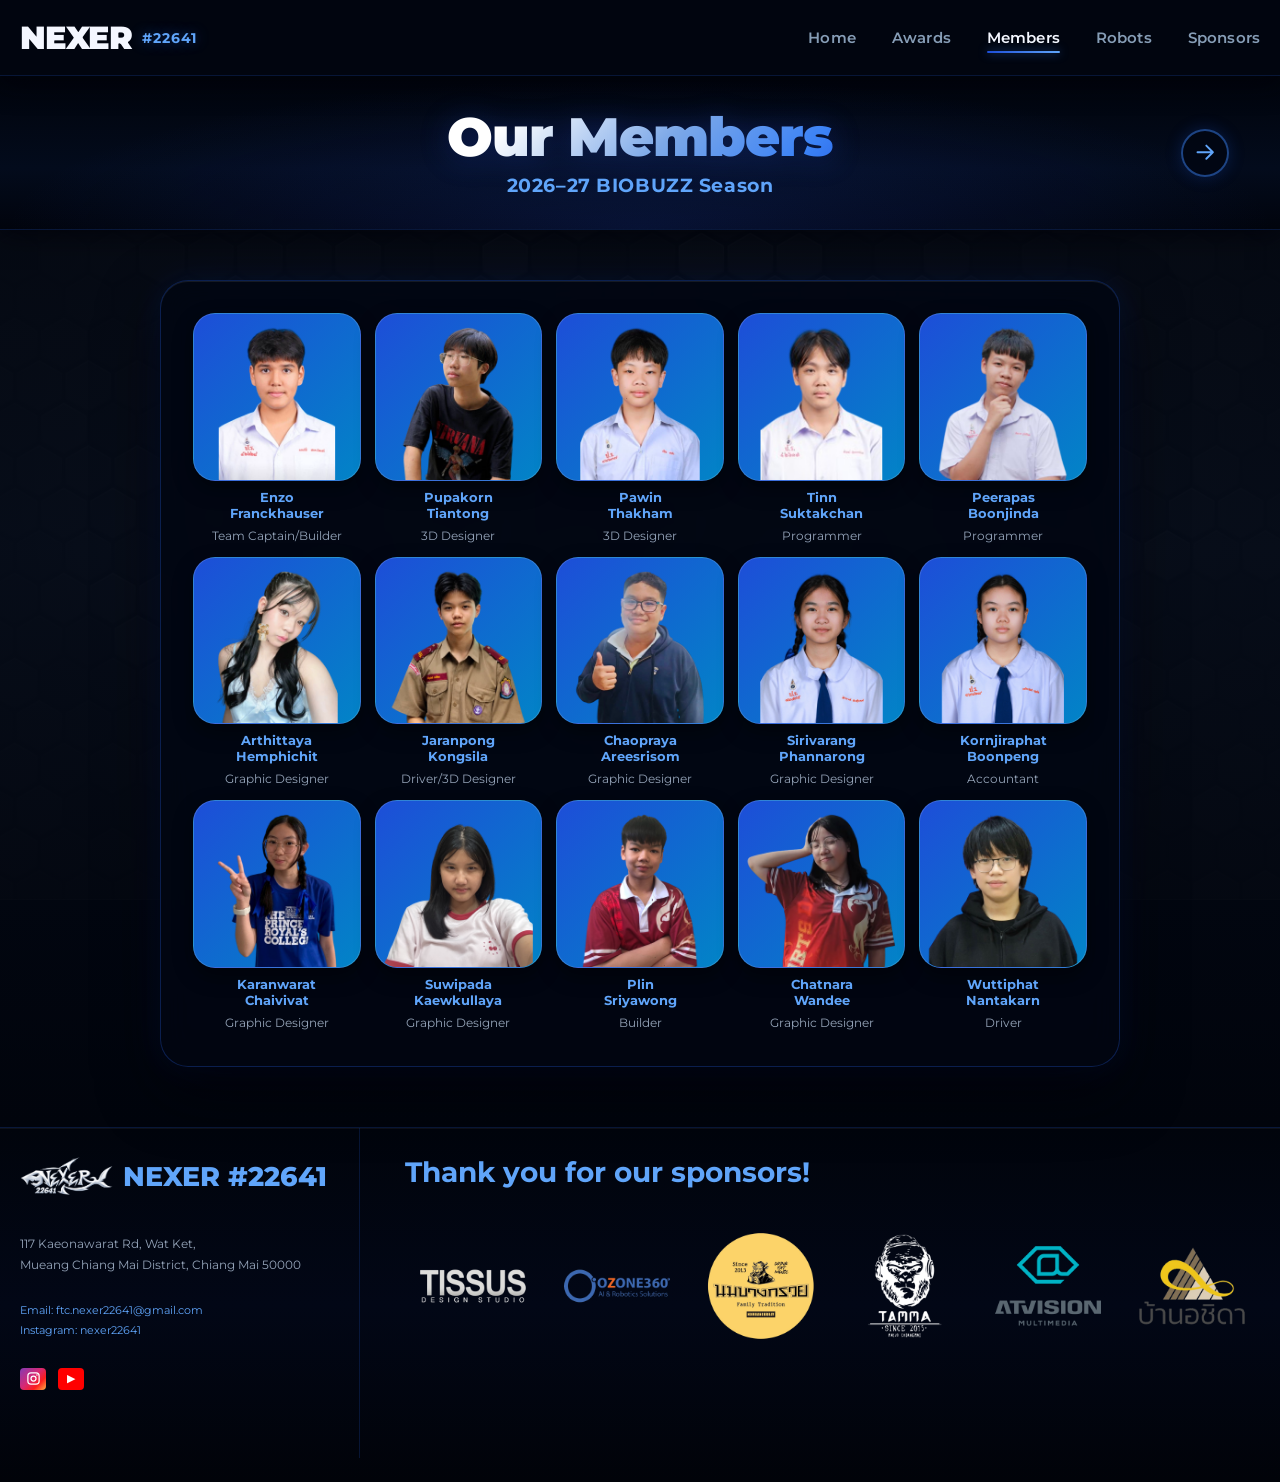
<file: members.html>
<!doctype html>
<html lang="en"><head><meta charset="utf-8"><meta name="viewport" content="width=device-width, initial-scale=1"><meta name="theme-color" content="#01040c"><title>Members | NEXER</title><link rel="icon" href="assets/branding/nexer-logo.png"><link rel="stylesheet" href="styles.css"></head>
<body data-page="members"><a class="skip-link" href="#main">Skip to content</a><div id="site-header"></div><main id="main" class="members-page"><header class="page-title page-title--season"><h1>Our Members</h1><p id="members-season-title"></p></header><div class="season-switcher" id="member-season-switcher" aria-label="Choose member season"></div><section class="member-board" id="member-grid" aria-live="polite"></section></main><div id="site-footer"></div><script src="app.js"></script></body></html>
</file>
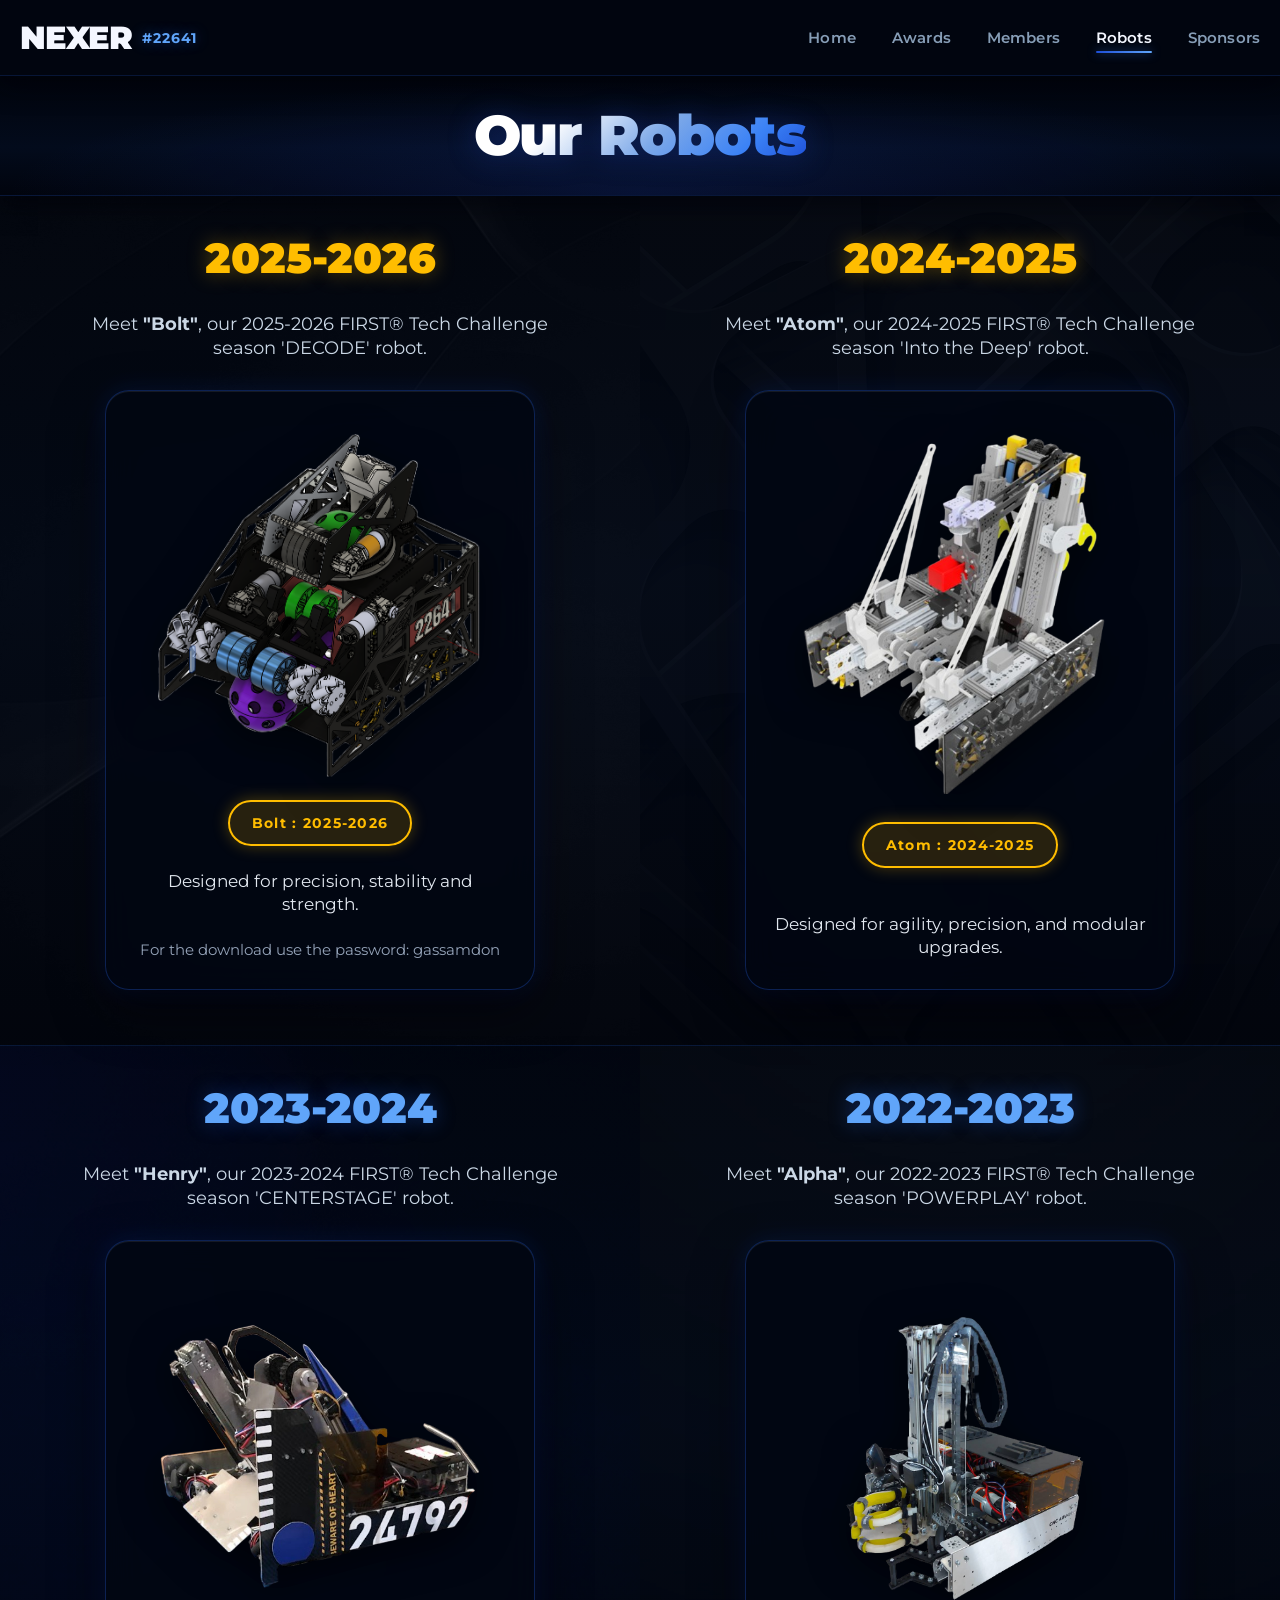
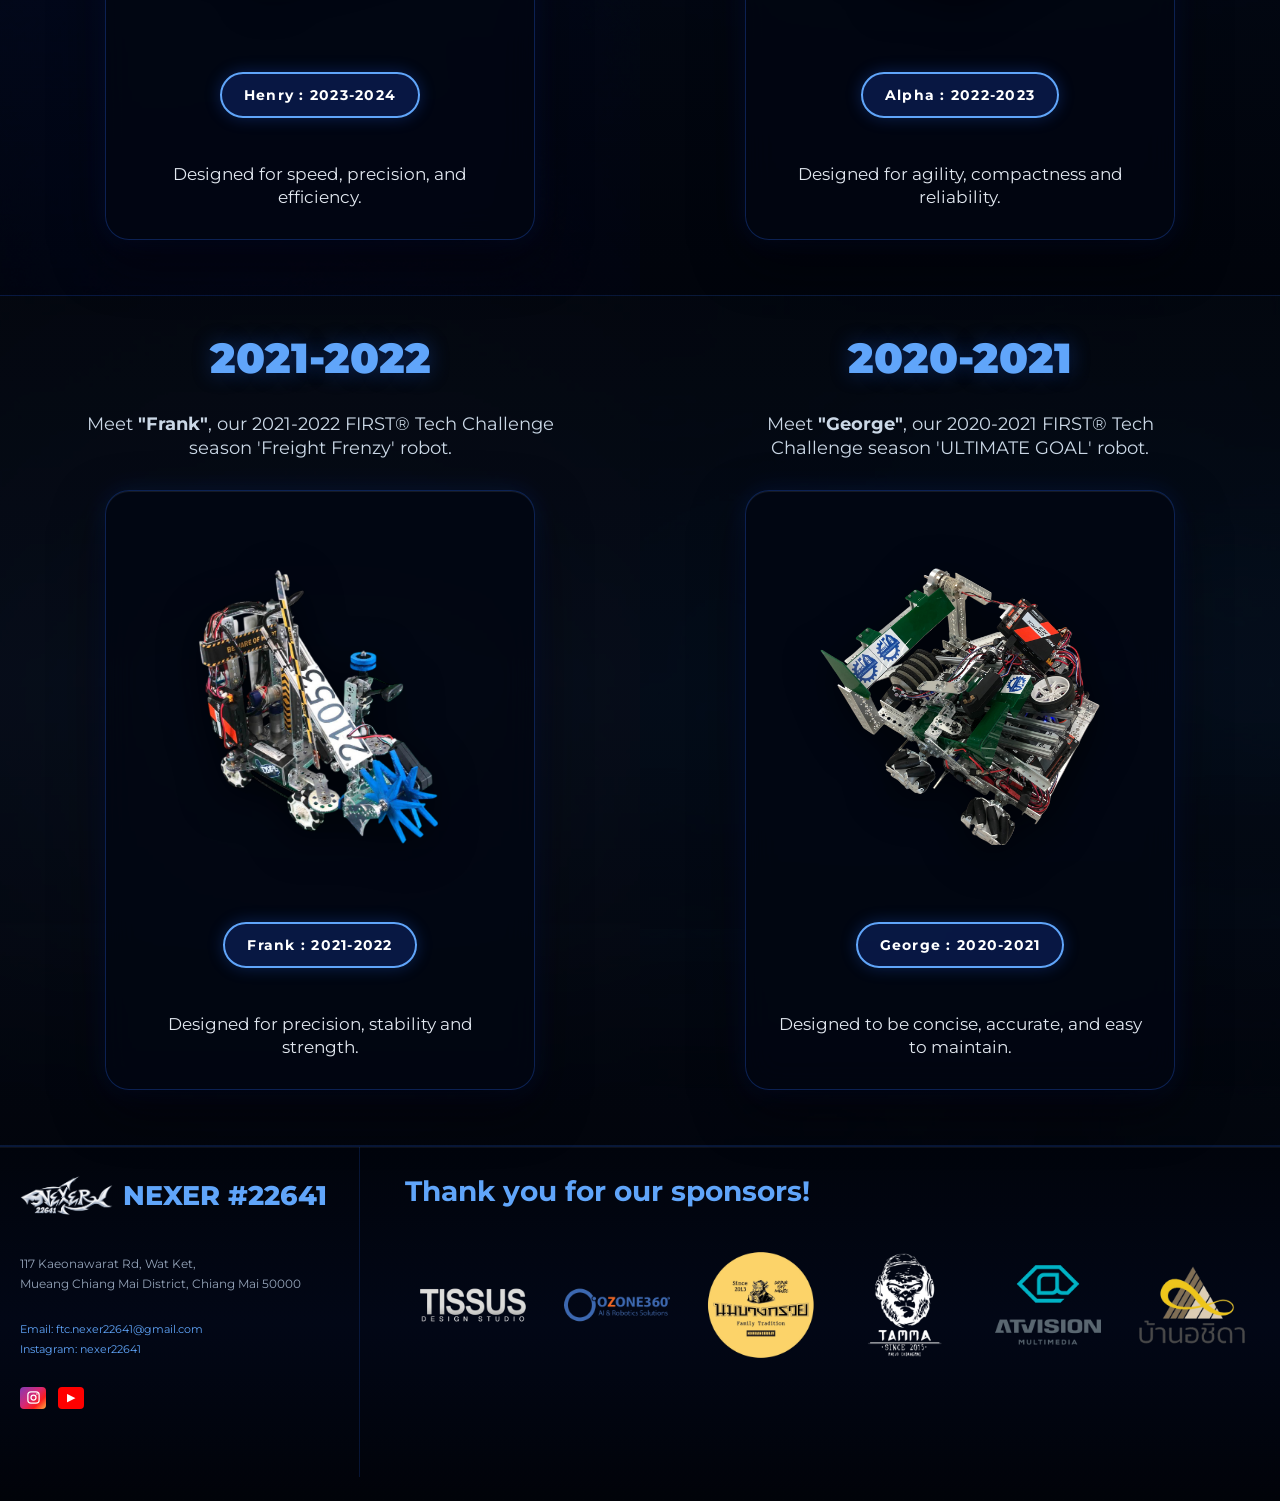
<file: robots.html>
<!doctype html>
<html lang="en"><head><meta charset="utf-8"><meta name="viewport" content="width=device-width, initial-scale=1"><meta name="theme-color" content="#01040c"><title>Robots | NEXER</title><link rel="icon" href="assets/branding/nexer-logo.png"><link rel="stylesheet" href="styles.css"></head>
<body data-page="robots"><a class="skip-link" href="#main">Skip to content</a><div id="site-header"></div><main id="main" class="inner-page robots-page"><header class="page-title"><h1>Our Robots</h1></header><section class="robot-grid" id="robot-grid"></section></main><div id="site-footer"></div><script src="app.js"></script></body></html>
</file>
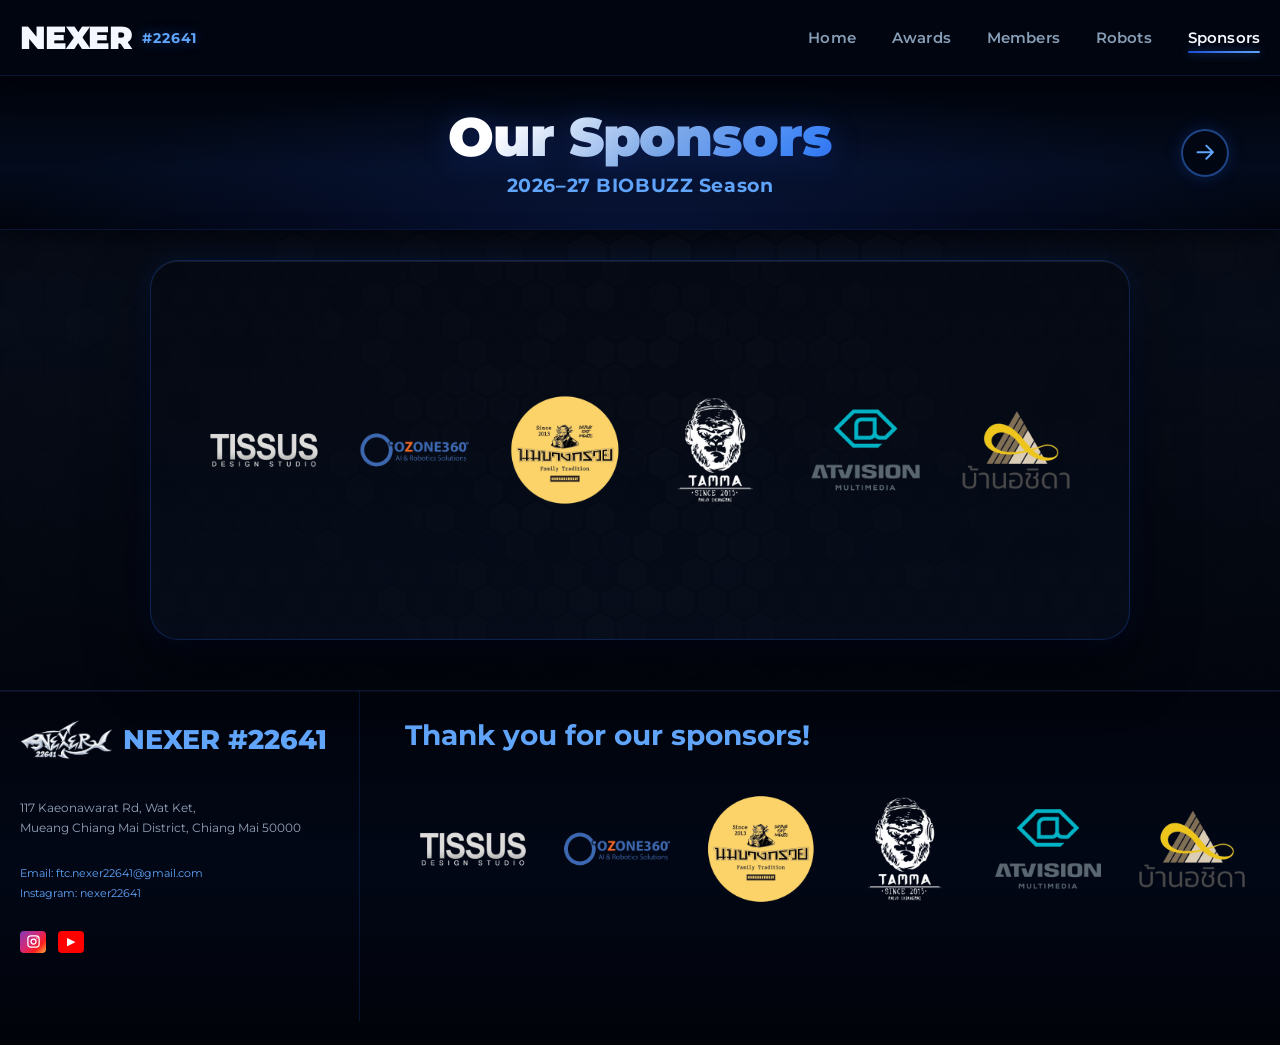
<file: sponsors.html>
<!doctype html>
<html lang="en"><head><meta charset="utf-8"><meta name="viewport" content="width=device-width, initial-scale=1"><meta name="theme-color" content="#01040c"><title>Sponsors | NEXER</title><link rel="icon" href="assets/branding/nexer-logo.png"><link rel="stylesheet" href="styles.css"></head>
<body data-page="sponsors"><a class="skip-link" href="#main">Skip to content</a><div id="site-header"></div><main id="main" class="sponsors-page"><header class="page-title page-title--season"><h1>Our Sponsors</h1><p id="sponsors-season-title"></p></header><div class="season-switcher" id="sponsor-season-switcher" aria-label="Choose sponsor season"></div><section class="sponsor-board" id="sponsor-board" aria-live="polite"></section></main><div id="site-footer"></div><script src="app.js"></script></body></html>
</file>
<file: styles.css>
@font-face{font-family:"Montserrat";src:url("assets/fonts/montserrat-latin.woff2") format("woff2");font-style:normal;font-weight:400 900;font-display:swap}
@font-face{font-family:"Noto Flags Color";src:url("assets/fonts/noto-flags-colrv1.ttf") format("truetype");font-style:normal;font-weight:400;font-display:swap;unicode-range:U+1F1E6-1F1FF}
:root{
  --black:#000;
  --nav:#040e20;
  --ocean-deep:#030b1a;
  --ocean-navy:#06142c;
  --ocean-text:#60a5fa;
  --ocean-glow:#3b82f6;
  --ocean-indigo:#1d4ed8;
  --blue:#1d6ee5;
  --light-blue:#5eb4e8;
  --cyan:#38bdf8;
  --teal:#2dd4bf;
  --white:#f4f7ff;
  --gold:#ffbd00;
  --peach:#f0b99e;
  --content:min(1240px,calc(100% - 40px));
  --header-h:76px;
}
*{box-sizing:border-box}
html{scroll-behavior:smooth}
body,button,input,textarea,select{font-family:"Montserrat",Arial,sans-serif}
body{margin:0;min-width:0;overflow-x:hidden;color:var(--white);background:#01040c}
img{display:block;max-width:100%}
a{color:inherit}
button,input,textarea,select{font:inherit}
.skip-link{position:fixed;z-index:1000;top:-80px;left:16px;padding:10px 15px;color:#000;background:#fff;transition:top .2s ease}
.skip-link:focus{top:12px}

/* HEADER & NAVIGATION (DEEP SEA INDIGO / OCEAN NAVY) */
.site-header{
  position:sticky;
  z-index:100;
  top:0;
  height:var(--header-h);
  background:rgba(2,6,16,0.96);
  backdrop-filter:blur(20px);
  -webkit-backdrop-filter:blur(20px);
  border-bottom:1px solid rgba(37,99,235,0.18);
  box-shadow:0 4px 30px rgba(1,3,10,0.8);
}
.site-header__inner{
  width:var(--content);
  height:100%;
  margin:auto;
  display:flex;
  align-items:center;
  justify-content:space-between;
}
.site-brand{
  display:inline-flex;
  align-items:center;
  gap:10px;
  color:var(--white);
  font-size:32px;
  line-height:1;
  font-weight:900;
  text-decoration:none;
  letter-spacing:-.03em;
  transition:opacity .2s ease;
}
.site-brand:hover{opacity:.9}
.site-brand::after{
  content:"#22641";
  font-size:14px;
  font-weight:700;
  letter-spacing:.06em;
  color:var(--ocean-text);
  text-shadow:0 0 14px rgba(59,130,246,0.45);
}
.site-nav{
  height:100%;
}
.site-nav__list{
  height:100%;
  display:flex;
  align-items:center;
  gap:36px;
  margin:0;
  padding:0;
}
.site-nav__item{
  position:relative;
  height:100%;
  display:flex;
  align-items:center;
}
.site-nav__link-wrap{
  height:100%;
  display:flex;
  align-items:center;
}
.subnav-toggle{display:none}
.nav-backdrop{display:none}
.site-nav a{
  position:relative;
  color:#869db6;
  text-decoration:none;
  font-size:15px;
  font-weight:600;
  letter-spacing:.01em;
  transition:color .2s ease;
}
.site-nav a.active, .site-nav a:hover{
  color:var(--white);
}
.site-nav a.active::after{
  content:"";
  position:absolute;
  bottom:-6px;
  left:0;
  right:0;
  height:2px;
  background:linear-gradient(90deg,var(--ocean-indigo),var(--ocean-text));
  border-radius:2px;
  box-shadow:0 0 10px rgba(59,130,246,0.7);
}
.site-subnav{
  position:absolute;
  display:none;
  top:68px;
  left:50%;
  width:200px;
  padding:8px;
  transform:translateX(-50%);
  background:rgba(4,14,32,0.96);
  backdrop-filter:blur(14px);
  border:1px solid rgba(59,130,246,0.25);
  border-radius:12px;
  box-shadow:0 18px 40px rgba(0,0,0,0.65);
}
.site-nav__item:hover .site-subnav, .site-nav__item:focus-within .site-subnav{
  display:block;
}
.site-subnav a{
  display:block;
  padding:9px 12px;
  font-size:13px;
  border-radius:8px;
  color:#a5bdd8;
  transition:background-color .2s ease, color .2s ease;
}
.site-subnav a:hover{
  background:rgba(37,99,235,0.22);
  color:#fff;
}
.nav-toggle{
  display:none;
  width:44px;
  height:44px;
  padding:9px;
  border:0;
  background:transparent;
  cursor:pointer;
}
.nav-toggle span{
  display:block;
  height:2px;
  margin:6px 0;
  background:#fff;
  transition:.2s;
}

/* HIGH-TECH HERO (DEEP SEA INDIGO / ABYSSAL OCEAN - DARKER & DEEPER) */
.home-hero{
  position:relative;
  min-height:760px;
  padding:60px 20px 80px;
  display:grid;
  place-items:center;
  text-align:center;
  background:
    linear-gradient(180deg, rgba(2,6,15,0.92) 0%, rgba(3,10,24,0.94) 35%, rgba(1,4,12,0.98) 70%, #000205 100%),
    url("assets/backgrounds/home-bg.jpg") center/cover no-repeat;
  overflow:hidden;
}
.home-hero__ambient{
  position:absolute;
  inset:0;
  background-image:
    radial-gradient(circle at 50% 12%, rgba(26,62,175,0.25) 0%, rgba(15,35,95,0.12) 35%, transparent 65%),
    linear-gradient(to right, rgba(96,165,250,0.02) 1px, transparent 1px),
    linear-gradient(to bottom, rgba(96,165,250,0.02) 1px, transparent 1px);
  background-size:100% 100%, 44px 44px, 44px 44px;
  pointer-events:none;
}
.home-hero__content{
  position:relative;
  z-index:2;
  width:min(1240px,100%);
  margin:auto;
}
.hero-status-badge{
  display:inline-flex;
  align-items:center;
  gap:8px;
  padding:0;
  background:transparent;
  border:none;
  margin-bottom:20px;
  font-size:12px;
  font-weight:700;
  letter-spacing:.1em;
  color:rgba(215,230,250,0.9);
}
.hero-status-badge__dot{
  width:7px;
  height:7px;
  border-radius:50%;
  background:#2563eb;
  box-shadow:0 0 10px #2563eb, 0 0 16px rgba(37,99,235,0.5);
  animation:pulse-glow 2s infinite ease-in-out;
}
@keyframes pulse-glow{
  0%,100%{opacity:1;transform:scale(1)}
  50%{opacity:.4;transform:scale(.8)}
}
.hero-status-badge__sep{
  color:rgba(255,255,255,0.25);
  font-size:10px;
}
.hero-status-badge__school{
  color:var(--ocean-text);
  font-weight:700;
}
.home-hero__logo-wrap{
  position:relative;
  display:inline-block;
  margin-bottom:12px;
}
.home-hero__logo{
  width:min(460px,76vw);
  margin:0 auto;
  filter:drop-shadow(0 0 30px rgba(26,62,175,0.38));
}
.home-hero__title{
  margin:0 0 10px;
  font-size:clamp(44px,5.5vw,72px);
  line-height:1;
  font-weight:900;
  letter-spacing:-.03em;
}
.title-glow{
  background:linear-gradient(135deg, #ffffff 20%, #7ca8e8 50%, #2563eb 78%, #172554 100%);
  -webkit-background-clip:text;
  -webkit-text-fill-color:transparent;
}
.title-num{
  font-size:.65em;
  font-weight:800;
  color:#5b9cf6;
  vertical-align:super;
  margin-left:4px;
  text-shadow:0 0 18px rgba(29,78,216,0.5);
}
.home-hero__tagline{
  max-width:680px;
  margin:0 auto 36px;
  font-size:clamp(14px,1.8vw,17px);
  line-height:1.45;
  color:#8ba3bd;
  font-weight:500;
}

/* ==========================================================================
   HERO 4 GRAPHIC ACTION BUTTONS / FEATURE CARDS
   ========================================================================== */
.hero-graphic-nav{
  width:100%;
  margin:36px auto 0;
  display:grid;
  grid-template-columns:repeat(4,1fr);
  gap:18px;
  text-align:left;
}
.graphic-card{
  position:relative;
  display:flex;
  flex-direction:column;
  justify-content:space-between;
  height:380px;
  min-height:360px;
  padding:24px 22px 22px;
  border-radius:20px;
  overflow:hidden;
  text-decoration:none;
  text-align:left;
  color:#fff;
  border:1px solid rgba(255,255,255,0.14);
  background:#09121c;
  box-shadow:0 16px 36px rgba(0,0,0,0.55), inset 0 1px 0 rgba(255,255,255,0.12);
  transition:transform .32s cubic-bezier(0.2,0.8,0.2,1), border-color .28s ease, box-shadow .32s ease;
  cursor:pointer;
}
.graphic-card:hover{
  transform:translateY(-8px);
}
.graphic-card:active{
  transform:translateY(-3px);
}

/* Background image & layer zoom */
.graphic-card__bg{
  position:absolute;
  inset:0;
  background-size:cover;
  background-position:center;
  transition:transform .45s cubic-bezier(0.2,0.8,0.2,1), filter .35s ease;
  transform:scale(1.001);
}
.graphic-card:hover .graphic-card__bg{
  transform:scale(1.08);
}

/* Dark protective scrim */
.graphic-card__scrim{
  position:absolute;
  inset:0;
  background:linear-gradient(180deg,rgba(7,14,23,0.3) 0%,rgba(6,12,19,0.5) 40%,rgba(4,8,14,0.92) 80%,rgba(3,6,10,0.98) 100%);
  pointer-events:none;
  transition:background .35s ease;
}
.graphic-card:hover .graphic-card__scrim{
  background:linear-gradient(180deg,rgba(7,14,23,0.18) 0%,rgba(6,12,19,0.4) 38%,rgba(4,8,14,0.88) 78%,rgba(3,6,10,0.96) 100%);
}

/* Diagonal glass light sheen sweep */
.graphic-card__sheen{
  position:absolute;
  top:0;
  left:-130%;
  width:100%;
  height:100%;
  background:linear-gradient(115deg,transparent 20%,rgba(255,255,255,0.16) 50%,transparent 80%);
  transform:skewX(-20deg);
  pointer-events:none;
  transition:left .75s ease;
  z-index:4;
}
.graphic-card:hover .graphic-card__sheen{
  left:220%;
}

/* Sci-Fi HUD Corner Brackets */
.hud-corner{
  position:absolute;
  width:14px;
  height:14px;
  border-color:rgba(255,255,255,0.28);
  border-style:solid;
  pointer-events:none;
  transition:all .28s ease;
  z-index:5;
}
.hud-corner--tl{
  top:12px;
  left:12px;
  border-width:2px 0 0 2px;
}
.hud-corner--br{
  bottom:12px;
  right:12px;
  border-width:0 2px 2px 0;
}
.graphic-card:hover .hud-corner{
  width:22px;
  height:22px;
}

/* Top Badge */
.graphic-card__top{
  position:relative;
  z-index:6;
  display:flex;
  align-items:center;
  justify-content:flex-start;
}
.graphic-card__badge{
  font-size:10px;
  font-weight:800;
  letter-spacing:.12em;
  padding:4px 10px;
  border-radius:999px;
  background:rgba(8,16,26,0.8);
  backdrop-filter:blur(10px);
  border:1px solid rgba(255,255,255,0.18);
  color:#cbd8e6;
  text-transform:uppercase;
  transition:border-color .25s ease, color .25s ease;
}
.graphic-card__icon-wrap{
  width:44px;
  height:44px;
  display:grid;
  place-items:center;
  border-radius:12px;
  background:rgba(8,16,26,0.8);
  border:1px solid rgba(255,255,255,0.18);
  backdrop-filter:blur(10px);
  transition:transform .28s ease, background-color .25s ease, border-color .25s ease, color .25s ease;
}
.graphic-card__icon-wrap svg{
  width:22px;
  height:22px;
}
.graphic-card:hover .graphic-card__icon-wrap{
  transform:scale(1.08);
}

/* Bottom Stack: Title, Description, Action CTA */
.graphic-card__bottom{
  position:relative;
  z-index:6;
  display:flex;
  flex-direction:column;
  gap:4px;
}
.graphic-card__title{
  margin:0;
  font-size:26px;
  font-weight:900;
  letter-spacing:-.02em;
  color:#fff;
  line-height:1.1;
  transition:color .22s ease;
}
.graphic-card__desc{
  margin:4px 0 14px;
  font-size:12px;
  line-height:1.4;
  color:#a5b9ce;
  font-weight:500;
}
.graphic-card__cta{
  display:inline-flex;
  align-items:center;
  justify-content:space-between;
  padding:9px 16px;
  border-radius:10px;
  background:rgba(255,255,255,0.08);
  border:1px solid rgba(255,255,255,0.16);
  font-size:12px;
  font-weight:800;
  letter-spacing:.08em;
  text-transform:uppercase;
  color:#fff;
  backdrop-filter:blur(10px);
  transition:all .24s ease;
}
.graphic-card__cta svg{
  width:14px;
  height:14px;
  transition:transform .22s ease;
}
.graphic-card:hover .graphic-card__cta svg{
  transform:translateX(4px);
}

/* --- CARD 1: AWARDS (GOLD ACCENTS) --- */
.graphic-card--awards .graphic-card__bg{
  background:#080d16;
  overflow:hidden;
}
.awards-bg-photo{
  position:absolute;
  inset:0;
  width:100%;
  height:100%;
  object-fit:cover;
  object-position:center 30%;
  transition:transform .5s cubic-bezier(0.2,0.8,0.2,1);
}
.graphic-card--awards:hover .awards-bg-photo{
  transform:scale(1.08);
}
.graphic-card--awards .graphic-card__icon-wrap{
  color:var(--gold);
}
.graphic-card--awards:hover{
  border-color:rgba(255,189,0,0.65);
  box-shadow:0 20px 48px -8px rgba(255,189,0,0.38), 0 0 25px rgba(255,189,0,0.2);
}
.graphic-card--awards:hover .hud-corner{
  border-color:var(--gold);
}
.graphic-card--awards:hover .graphic-card__badge{
  border-color:var(--gold);
  color:var(--gold);
}
.graphic-card--awards:hover .graphic-card__title{
  color:var(--gold);
}
.graphic-card--awards:hover .graphic-card__cta{
  background:linear-gradient(135deg,rgba(255,189,0,0.9),#df9b00);
  border-color:var(--gold);
  color:#060a0f;
  box-shadow:0 0 16px rgba(255,189,0,0.4);
}

/* --- CARD 2: MEMBERS (TITANIUM CYBER - SAME CINEMATIC PHOTO STYLE AS AWARDS) --- */
.graphic-card--members .graphic-card__bg{
  background:#080d16;
  overflow:hidden;
}
.members-group-photo{
  position:absolute;
  inset:0;
  width:100%;
  height:100%;
  object-fit:cover;
  object-position:center 20%;
  transition:transform .5s cubic-bezier(0.2,0.8,0.2,1);
}
.graphic-card--members:hover .members-group-photo{
  transform:scale(1.08);
}
.graphic-card--members:hover{
  border-color:rgba(59,130,246,0.7);
  box-shadow:0 20px 48px -8px rgba(29,78,216,0.45), 0 0 25px rgba(59,130,246,0.28);
}
.graphic-card--members:hover .hud-corner{
  border-color:var(--ocean-text);
}
.graphic-card--members:hover .graphic-card__badge{
  border-color:var(--ocean-text);
  color:var(--ocean-text);
}
.graphic-card--members:hover .graphic-card__title{
  color:var(--ocean-text);
}
.graphic-card--members:hover .graphic-card__cta{
  background:linear-gradient(135deg,var(--ocean-indigo),var(--ocean-glow));
  border-color:var(--ocean-text);
  color:#fff;
  box-shadow:0 0 16px rgba(37,99,235,0.55);
}

/* --- CARD 3: ROBOTS (TEAL NEON ACCENTS & FLOATING ROBOT) --- */
.graphic-card__bg--robots{
  background:radial-gradient(circle at 50% 38%,rgba(45,212,191,0.2) 0%,rgba(8,16,26,0.98) 72%);
}
.robot-blueprint-grid{
  position:absolute;
  inset:0;
  background-image:
    linear-gradient(rgba(45,212,191,0.12) 1px,transparent 1px),
    linear-gradient(90deg,rgba(45,212,191,0.12) 1px,transparent 1px);
  background-size:24px 24px;
  pointer-events:none;
}
.graphic-card__robot-img{
  position:absolute;
  top:12%;
  left:50%;
  transform:translateX(-50%);
  width:78%;
  max-height:190px;
  object-fit:contain;
  filter:drop-shadow(0 14px 25px rgba(0,0,0,0.9)) drop-shadow(0 0 16px rgba(45,212,191,0.35));
  transition:transform .38s cubic-bezier(0.2,0.8,0.2,1), filter .38s ease;
}
.graphic-card--robots:hover .graphic-card__robot-img{
  transform:translateX(-50%) scale(1.1) translateY(-6px);
  filter:drop-shadow(0 20px 32px rgba(0,0,0,0.95)) drop-shadow(0 0 24px rgba(45,212,191,0.65));
}
.graphic-card--robots .graphic-card__icon-wrap{
  color:var(--teal);
}
.graphic-card--robots:hover{
  border-color:rgba(45,212,191,0.65);
  box-shadow:0 20px 48px -8px rgba(45,212,191,0.38), 0 0 25px rgba(45,212,191,0.25);
}
.graphic-card--robots:hover .hud-corner{
  border-color:var(--teal);
}
.graphic-card--robots:hover .graphic-card__badge{
  border-color:var(--teal);
  color:var(--teal);
}
.graphic-card--robots:hover .graphic-card__title{
  color:var(--teal);
}
.graphic-card--robots:hover .graphic-card__cta{
  background:linear-gradient(135deg,var(--teal),#14b8a6);
  border-color:var(--teal);
  color:#060a0f;
  box-shadow:0 0 16px rgba(45,212,191,0.45);
}

/* --- CARD 4: SPONSORS (WARM AMBER / PEACH - BIG 3D OVERLAPPING CLUSTER) --- */
.graphic-card__bg--sponsors{
  background:radial-gradient(circle at 50% 36%,rgba(240,185,158,0.2) 0%,rgba(10,18,28,0.98) 72%);
  display:flex;
  align-items:center;
  justify-content:center;
  padding:0;
  overflow:hidden;
}
.sponsor-overlap-stack{
  position:relative;
  width:230px;
  height:175px;
  flex-shrink:0;
  display:flex;
  align-items:center;
  justify-content:center;
}
.sponsor-stack-glow{
  position:absolute;
  inset:-20px;
  background:radial-gradient(circle at 50% 50%,rgba(240,185,158,0.25) 0%,rgba(240,185,158,0.06) 45%,transparent 70%);
  pointer-events:none;
  z-index:0;
  animation:sponsor-ambient 4s ease-in-out infinite alternate;
}
@keyframes sponsor-ambient{
  0%{transform:scale(0.95);opacity:0.7}
  100%{transform:scale(1.08);opacity:1}
}
.sponsor-stack-item{
  position:absolute;
  border-radius:16px;
  background:linear-gradient(145deg,rgba(16,28,42,0.95),rgba(9,16,26,0.95));
  border:1.5px solid rgba(240,185,158,0.38);
  box-shadow:0 12px 28px rgba(0,0,0,0.7), 0 0 14px rgba(240,185,158,0.14);
  backdrop-filter:blur(8px);
  display:flex;
  align-items:center;
  justify-content:center;
  padding:8px;
  cursor:pointer;
  transition:transform .4s cubic-bezier(0.2,0.8,0.2,1), border-color .3s ease, box-shadow .3s ease;
}
.sponsor-stack-item img{
  width:100%;
  height:100%;
  object-fit:contain;
  filter:drop-shadow(0 2px 6px rgba(0,0,0,0.5));
  transition:transform .3s ease, filter .3s ease;
}

/* BIG OVERLAPPING POSITIONS */
/* Item 2 (OZONE360 - Top Center, tilted slightly) */
.sponsor-stack-item--2{
  top:2px;
  left:50%;
  width:82px;
  height:82px;
  transform:translateX(-50%) rotate(-5deg);
  z-index:1;
}
/* Item 3 (Nombangkruay - Left Wing, tilted -13deg) */
.sponsor-stack-item--3{
  top:26px;
  left:8px;
  width:82px;
  height:82px;
  transform:rotate(-13deg);
  z-index:2;
}
/* Item 4 (ATVISION - Right Wing, tilted +13deg) */
.sponsor-stack-item--4{
  top:26px;
  right:8px;
  width:82px;
  height:82px;
  transform:rotate(13deg);
  z-index:2;
}
/* Item 1 (TISSUS - Big Center Hero, overlapping over 2, 3, 4) */
.sponsor-stack-item--1{
  top:38px;
  left:50%;
  width:92px;
  height:92px;
  transform:translateX(-50%) scale(1.05);
  z-index:4;
  border-color:rgba(240,185,158,0.55);
  box-shadow:0 14px 32px rgba(0,0,0,0.8), 0 0 18px rgba(240,185,158,0.25);
}
/* Item 5 (Ban Achid - Bottom Front accent, overlapping bottom of 1) */
.sponsor-stack-item--5{
  bottom:-4px;
  left:50%;
  width:78px;
  height:78px;
  transform:translateX(-50%) rotate(3deg);
  z-index:5;
}

/* Badge for 5 partners count */
.sponsor-stack-count{
  position:absolute;
  bottom:-14px;
  left:50%;
  transform:translateX(-50%);
  font-size:9px;
  font-weight:900;
  letter-spacing:.09em;
  color:#f0b99e;
  background:rgba(13,25,38,0.92);
  border:1px solid rgba(240,185,158,0.35);
  padding:2px 10px;
  border-radius:999px;
  z-index:6;
  white-space:nowrap;
  box-shadow:0 4px 12px rgba(0,0,0,0.6);
  pointer-events:none;
  transition:border-color .3s ease, color .3s ease, box-shadow .3s ease;
}

/* HOVER INTERACTIONS: FAN OUT / SPREAD DYNAMICALLY */
.graphic-card--sponsors:hover .sponsor-stack-item--2{
  transform:translateX(-50%) translateY(-14px) rotate(-8deg) scale(1.06);
  border-color:rgba(240,185,158,0.75);
  box-shadow:0 16px 36px rgba(0,0,0,0.75), 0 0 18px rgba(240,185,158,0.3);
}
.graphic-card--sponsors:hover .sponsor-stack-item--3{
  transform:translateX(-14px) translateY(-4px) rotate(-18deg) scale(1.08);
  border-color:rgba(240,185,158,0.75);
  box-shadow:0 16px 36px rgba(0,0,0,0.75), 0 0 18px rgba(240,185,158,0.3);
}
.graphic-card--sponsors:hover .sponsor-stack-item--4{
  transform:translateX(14px) translateY(-4px) rotate(18deg) scale(1.08);
  border-color:rgba(240,185,158,0.75);
  box-shadow:0 16px 36px rgba(0,0,0,0.75), 0 0 18px rgba(240,185,158,0.3);
}
.graphic-card--sponsors:hover .sponsor-stack-item--1{
  transform:translateX(-50%) translateY(-2px) scale(1.16);
  border-color:rgba(240,185,158,0.9);
  box-shadow:0 20px 42px rgba(0,0,0,0.85), 0 0 26px rgba(240,185,158,0.45);
}
.graphic-card--sponsors:hover .sponsor-stack-item--5{
  transform:translateX(-50%) translateY(10px) rotate(5deg) scale(1.1);
  border-color:rgba(240,185,158,0.8);
  box-shadow:0 16px 36px rgba(0,0,0,0.75), 0 0 18px rgba(240,185,158,0.3);
}
.graphic-card--sponsors:hover .sponsor-stack-count{
  border-color:rgba(240,185,158,0.7);
  box-shadow:0 0 14px rgba(240,185,158,0.35);
  color:#fff;
}
.graphic-card--sponsors .graphic-card__icon-wrap{
  color:var(--peach);
}
.graphic-card--sponsors:hover{
  border-color:rgba(240,185,158,0.65);
  box-shadow:0 20px 48px -8px rgba(240,185,158,0.35), 0 0 25px rgba(240,185,158,0.2);
}
.graphic-card--sponsors:hover .hud-corner{
  border-color:var(--peach);
}
.graphic-card--sponsors:hover .graphic-card__badge{
  border-color:var(--peach);
  color:var(--peach);
}
.graphic-card--sponsors:hover .graphic-card__title{
  color:var(--peach);
}
.graphic-card--sponsors:hover .graphic-card__cta{
  background:linear-gradient(135deg,var(--peach),#e29b7a);
  border-color:var(--peach);
  color:#060a0f;
  box-shadow:0 0 16px rgba(240,185,158,0.45);
}

/* ==========================================================================
   ORIGINAL VALUES SECTION (RESTORED)
   ========================================================================== */
.values{
  background:#000;
}
.values__inner{
  width:var(--content);
  min-height:380px;
  margin:auto;
  display:grid;
  grid-template-columns:repeat(3,minmax(0,1fr));
}
.value{
  padding:24px 22px 44px;
  display:flex;
  flex-direction:column;
  align-items:center;
  justify-content:start;
  text-align:center;
}
.value__icon{
  width:112px;
  height:125px;
  margin-bottom:18px;
  fill:none;
  stroke:var(--blue);
  stroke-width:7;
  stroke-linecap:round;
  stroke-linejoin:round;
}
.value__icon--fill{
  fill:var(--blue);
  stroke:none;
}
.value h2{
  margin:0 0 28px;
  font-size:42px;
  line-height:1;
}
.value p{
  margin:0;
  font-size:27px;
  line-height:1.28;
}

/* ==========================================================================
   ORIGINAL ABOUT SECTION (RESTORED)
   ========================================================================== */
.home-about{
  min-height:520px;
  padding:50px 0 80px;
  background:#000;
}
.home-about__inner{
  width:var(--content);
  margin:auto;
  display:grid;
  grid-template-columns:1fr 1fr;
  gap:70px;
  align-items:center;
}
.home-about__copy h2{
  margin:0 0 6px;
  font-size:42px;
}
.home-about__copy p{
  margin:0;
  max-width:585px;
  font-size:21px;
  line-height:1.12;
}
.home-about__copy span{
  color:var(--blue);
}
.home-about__logo{
  width:560px;
  justify-self:end;
}

/* WIX BUTTON (USED IN ABOUT US & OTHER SECTIONS) */
.wix-button{
  min-width:220px;
  min-height:64px;
  padding:0 28px;
  display:inline-flex;
  align-items:center;
  justify-content:center;
  border:1.5px solid #fff;
  border-radius:12px;
  background:rgba(4,5,7,.96);
  color:#fff;
  font-size:20px;
  font-weight:700;
  letter-spacing:.09em;
  text-decoration:none;
  transition:all .2s ease;
}
.wix-button:hover{
  background:#fff;
  color:#454548;
  border-color:#454548;
  font-size:18px;
  box-shadow:0 8px 18px rgba(0,0,0,.3);
}
.wix-button--small{
  min-width:180px;
  min-height:52px;
  margin-top:16px;
  border-radius:9px;
  font-size:15px;
}
.wix-button--small:hover{
  font-size:14px;
}

/* ==========================================================================
   INSTAGRAM FEED SECTION
   ========================================================================== */
.home-instagram{
  position:relative;
  min-height:auto;
  padding:50px 0 60px;
  background:#050a12;
  background-image:
    radial-gradient(circle at 50% 0%, rgba(225,48,108,0.12) 0%, rgba(131,58,180,0.06) 35%, transparent 70%),
    linear-gradient(180deg, #020408 0%, #050a12 100%);
  border-top:1px solid rgba(255,255,255,0.08);
}
.home-instagram__inner{
  width:var(--content);
  margin:0 auto;
}
.home-instagram__header{
  text-align:center;
  max-width:640px;
  margin:0 auto 28px;
}
.instagram-handle-badge{
  display:inline-flex;
  align-items:center;
  gap:8px;
  padding:5px 12px;
  border-radius:999px;
  background:rgba(255,255,255,0.05);
  border:1px solid rgba(255,255,255,0.14);
  font-size:12px;
  font-weight:700;
  letter-spacing:.04em;
  color:#f1f5f9;
  backdrop-filter:blur(8px);
}
.instagram-glyph{
  width:15px;
  height:15px;
  color:#e1306c;
}
.home-instagram__title{
  margin:12px 0 6px;
  font-size:clamp(26px, 3.5vw, 36px);
  font-weight:800;
  letter-spacing:-.02em;
  color:#fff;
}
.home-instagram__desc{
  margin:0 auto 18px;
  font-size:14px;
  line-height:1.5;
  color:#94a3b8;
}
.instagram-btn{
  display:inline-flex;
  align-items:center;
  gap:8px;
  padding:10px 20px;
  border-radius:999px;
  background:linear-gradient(45deg, #f09433 0%, #e6683c 25%, #dc2743 50%, #cc2366 75%, #bc1888 100%);
  color:#fff;
  font-size:13px;
  font-weight:700;
  letter-spacing:.03em;
  text-decoration:none;
  box-shadow:0 5px 16px rgba(220,39,67,0.3);
  transition:transform .25s ease, box-shadow .25s ease, filter .25s ease;
}
.instagram-btn svg{
  width:16px;
  height:16px;
}
.instagram-btn:hover{
  transform:translateY(-2px);
  box-shadow:0 8px 22px rgba(220,39,67,0.5);
  filter:brightness(1.1);
}
.instagram-feed-grid{
  display:flex;
  justify-content:center;
  gap:18px;
  max-width:1120px;
  margin:0 auto;
  overflow-x:auto;
  padding:6px 12px 18px;
  scroll-snap-type:x mandatory;
  -webkit-overflow-scrolling:touch;
  scrollbar-width:thin;
  scrollbar-color:rgba(225,48,108,0.3) transparent;
}
@media(max-width:1140px){
  .instagram-feed-grid{
    justify-content:flex-start;
  }
}
.instagram-feed-grid::-webkit-scrollbar{
  height:5px;
}
.instagram-feed-grid::-webkit-scrollbar-track{
  background:transparent;
}
.instagram-feed-grid::-webkit-scrollbar-thumb{
  background:rgba(225,48,108,0.35);
  border-radius:999px;
}
.instagram-photo-card{
  position:relative;
  flex:0 0 248px;
  width:248px;
  aspect-ratio:1/1;
  border-radius:16px;
  overflow:hidden;
  background:#09101c;
  border:1.5px solid rgba(255,255,255,0.12);
  box-shadow:0 8px 24px rgba(0,0,0,0.5);
  display:block;
  text-decoration:none;
  scroll-snap-align:start;
  transition:transform .3s cubic-bezier(0.2,0.8,0.2,1), border-color .25s ease, box-shadow .25s ease;
}
.instagram-photo-card:hover{
  transform:translateY(-5px);
  border-color:rgba(225,48,108,0.7);
  box-shadow:0 14px 32px rgba(0,0,0,0.7), 0 0 22px rgba(225,48,108,0.3);
}
.instagram-photo-wrap{
  position:relative;
  width:100%;
  height:100%;
  overflow:hidden;
}
.instagram-photo-wrap img{
  width:100%;
  height:100%;
  object-fit:cover;
  display:block;
  transition:transform .45s cubic-bezier(0.2,0.8,0.2,1), filter .3s ease;
}
.instagram-photo-card:hover .instagram-photo-wrap img{
  transform:scale(1.08);
  filter:brightness(1.05);
}
.instagram-photo-overlay{
  position:absolute;
  inset:0;
  background:linear-gradient(180deg, rgba(0,0,0,0.05) 0%, rgba(0,0,0,0.65) 100%);
  display:flex;
  align-items:flex-end;
  justify-content:center;
  padding-bottom:14px;
  opacity:0;
  transition:opacity .25s ease;
}
.instagram-photo-card:hover .instagram-photo-overlay{
  opacity:1;
}
.instagram-post-badge{
  display:inline-flex;
  align-items:center;
  gap:6px;
  padding:5px 12px;
  border-radius:999px;
  background:linear-gradient(45deg, #f09433 0%, #dc2743 50%, #bc1888 100%);
  color:#fff;
  font-size:11px;
  font-weight:700;
  letter-spacing:.03em;
  box-shadow:0 4px 12px rgba(0,0,0,0.5);
}
.instagram-post-badge svg{
  width:13px;
  height:13px;
}

/* ==========================================================================
   SUBPAGES: AWARDS, MEMBERS, ROBOTS, SPONSORS (DEEP SEA INDIGO / ABYSSAL MIDNIGHT)
   ========================================================================== */
.page-title{
  position:relative;
  min-height:120px;
  display:grid;
  place-items:center;
  text-align:center;
  background:
    radial-gradient(ellipse at 50% 100%, rgba(26,62,175,0.24) 0%, transparent 70%),
    linear-gradient(180deg, #01040c 0%, #030b1c 60%, #01040d 100%);
  border-bottom:1px solid rgba(37,99,235,0.2);
  box-shadow:0 4px 24px rgba(0,2,8,0.7);
}
.page-title h1{
  margin:0;
  background:linear-gradient(135deg, #ffffff 25%, #7ca8e8 55%, #3b82f6 80%, #1d4ed8 100%);
  -webkit-background-clip:text;
  -webkit-text-fill-color:transparent;
  font-size:56px;
  line-height:1.1;
  font-weight:900;
  letter-spacing:-.02em;
  filter:drop-shadow(0 2px 14px rgba(26,62,175,0.35));
}
.page-title--season{min-height:154px;align-content:center;gap:7px}
.page-title--season h1{font-size:54px}
.page-title p{
  margin:0;
  font-size:19px;
  font-weight:700;
  color:var(--ocean-text);
  letter-spacing:.03em;
}

/* AWARDS PAGE */
.award-block{
  --award-accent:var(--ocean-glow);
  min-height:510px;
  padding:36px 0 28px;
  background-position:center;
  background-size:cover;
  border-bottom:28px solid #01040c;
}
.award-block__inner{width:min(1125px,calc(100% - 36px));margin:auto}
.award-copy{
  width:min(900px,100%);
  margin:0 auto 20px;
  padding:26px 32px;
  background:rgba(2,7,18,0.85);
  border:1px solid rgba(59,130,246,0.35);
  border-radius:20px;
  box-shadow:0 16px 40px rgba(0,2,8,0.6), 0 0 25px rgba(29,78,216,0.2), inset 0 1px 0 rgba(255,255,255,0.1);
  backdrop-filter:blur(16px);
  -webkit-backdrop-filter:blur(16px);
}
.award-copy h2{
  margin:0 0 10px;
  font-size:40px;
  line-height:1.1;
  background:linear-gradient(135deg, #ffffff 35%, #93c5fd 75%, #3b82f6 100%);
  -webkit-background-clip:text;
  -webkit-text-fill-color:transparent;
}
.award-copy p{margin:2px 0;color:var(--ocean-text);font-size:21px;line-height:1.35;font-weight:600}
.award-copy ul{margin:4px 0 0 25px;padding:0;color:var(--ocean-text);font-size:21px;line-height:1.4;font-weight:600}
.award-copy .award-event a{color:#93c5fd;text-decoration:none;transition:color .2s ease}
.award-copy .award-event a:hover{color:#fff;text-decoration:underline}
.award-block--peach{--award-accent:var(--peach)}
.award-block--peach .award-copy{border-color:rgba(240,185,158,0.4)}
.award-block--peach .award-copy h2{
  background:linear-gradient(135deg, #ffffff 35%, #fcd5c1 75%, var(--peach) 100%);
  -webkit-background-clip:text;
  -webkit-text-fill-color:transparent;
}
.award-block--peach .award-copy p,.award-block--peach .award-copy ul{color:var(--peach)}
.award-gallery{display:grid;grid-template-columns:repeat(3,1fr);gap:12px}
.award-gallery img{width:100%;height:205px;object-fit:cover;border-radius:12px;border:1px solid rgba(255,255,255,0.1)}

/* MEMBERS PAGE */
.members-page{
  min-height:100vh;
  padding-bottom:60px;
  background:linear-gradient(180deg, rgba(2,6,15,0.90) 0%, rgba(3,10,24,0.85) 45%, rgba(1,4,12,0.95) 100%), url("assets/backgrounds/bg-members.jpg") center/cover fixed;
}
.season-switcher{width:var(--content);margin:-13px auto 14px;display:flex;justify-content:center;gap:8px}
.season-switcher a{
  padding:8px 16px;
  border:1px solid rgba(37,99,235,0.35);
  border-radius:999px;
  color:#cbd8e6;
  background:rgba(2,6,18,0.75);
  backdrop-filter:blur(8px);
  text-decoration:none;
  font-size:12px;
  font-weight:600;
  transition:all .2s ease;
}
.season-switcher a.active,.season-switcher a:hover{
  color:#fff;
  background:linear-gradient(135deg, #1d4ed8, #2563eb);
  border-color:#60a5fa;
  box-shadow:0 0 14px rgba(37,99,235,0.45);
}
.member-board{
  width:min(960px,calc(100% - 36px));
  margin:50px auto 0;
  padding:32px 32px 36px;
  display:flex;
  flex-wrap:wrap;
  justify-content:center;
  gap:14px 14px;
  background:rgba(2,7,18,0.85);
  border:1px solid rgba(37,99,235,0.28);
  border-radius:28px;
  box-shadow:0 24px 60px rgba(0,2,8,0.7), 0 0 30px rgba(29,78,216,0.15), inset 0 1px 0 rgba(255,255,255,0.08);
  backdrop-filter:blur(16px);
  -webkit-backdrop-filter:blur(16px);
}
.member-card{min-width:0;text-align:center;flex:0 0 calc((100% - 56px)/5)}
.member-photo{
  aspect-ratio:1;
  display:flex;
  align-items:end;
  justify-content:center;
  overflow:hidden;
  border-radius:22px;
  background:linear-gradient(135deg, #1d4ed8 0%, #0284c7 100%);
  border:1px solid rgba(255,255,255,0.15);
  box-shadow:0 8px 20px rgba(0,0,0,0.4);
}
.member-photo img{width:100%;height:100%;object-fit:contain;object-position:center bottom}
.member-card h2{min-height:37px;margin:8px 0 2px;color:var(--ocean-text);font-size:13px;line-height:1.25;font-weight:700}
.member-card h2 span{display:block}
.member-card p{margin:0;font-size:12px;line-height:1.25;color:#94a3b8}
.members-page[data-season="2024-25"] .page-title h1,.members-page[data-season="2025-26"] .page-title h1,.members-page[data-season="2024-25"] .member-card h2,.members-page[data-season="2025-26"] .member-card h2{
  color:var(--gold);
  -webkit-text-fill-color:var(--gold);
}
.members-page[data-season="2024-25"] .member-photo,.members-page[data-season="2025-26"] .member-photo{background:linear-gradient(135deg, #df9b00 0%, #ffbd00 100%)}

/* ROBOTS PAGE */
.robots-page{background:#01040c}
.robot-grid{display:grid;grid-template-columns:repeat(2,1fr)}
.robot-season{
  min-height:850px;
  padding:36px 30px 40px;
  text-align:center;
  background-position:center;
  background-size:cover;
  border-bottom:1px solid rgba(37,99,235,0.18);
}
.robot-season>h2{
  margin:0 0 28px;
  color:var(--ocean-text);
  font-size:42px;
  font-weight:900;
  text-shadow:0 0 20px rgba(37,99,235,0.35);
}
.robot-season--gold>h2{
  color:var(--gold);
  text-shadow:0 0 20px rgba(255,189,0,0.35);
}
.robot-intro{min-height:58px;margin:0 auto 20px;max-width:480px;font-size:18px;line-height:1.35;color:#cbd8e6}
.robot-card{
  width:min(430px,100%);
  min-height:600px;
  margin:auto;
  padding:28px 24px 30px;
  display:flex;
  flex-direction:column;
  align-items:center;
  justify-content:space-between;
  background:rgba(2,7,18,0.85);
  border:1px solid rgba(37,99,235,0.3);
  border-radius:24px;
  box-shadow:0 20px 50px rgba(0,2,8,0.65), 0 0 25px rgba(29,78,216,0.18), inset 0 1px 0 rgba(255,255,255,0.08);
  backdrop-filter:blur(16px);
  -webkit-backdrop-filter:blur(16px);
}
.robot-card img{width:100%;height:375px;object-fit:contain;filter:drop-shadow(0 10px 20px rgba(0,0,0,0.6))}
.robot-pill{
  padding:12px 22px;
  border:2px solid var(--ocean-text);
  border-radius:999px;
  color:#fff;
  background:rgba(29,78,216,0.25);
  font-size:14px;
  font-weight:700;
  letter-spacing:.09em;
  text-decoration:none;
  box-shadow:0 0 16px rgba(37,99,235,0.3);
  transition:all .2s ease;
}
.robot-pill:hover{
  background:linear-gradient(135deg, #1d4ed8, #2563eb);
  color:#fff;
  box-shadow:0 0 22px rgba(59,130,246,0.55);
}
.robot-season--gold .robot-pill{
  color:var(--gold);
  border-color:var(--gold);
  background:rgba(255,189,0,0.15);
  box-shadow:0 0 16px rgba(255,189,0,0.3);
}
.robot-season--gold .robot-pill:hover{
  background:linear-gradient(135deg, #df9b00, #ffbd00);
  color:#060a0f;
  box-shadow:0 0 22px rgba(255,189,0,0.55);
}
.robot-description{margin:18px 0 0;font-size:17px;line-height:1.35;color:#e2e8f0}
.robot-download{margin:18px 0 0;font-size:15px;line-height:1.3;color:#94a3b8}

/* SPONSORS PAGE */
.sponsors-page{
  min-height:740px;
  padding-bottom:50px;
  background:linear-gradient(180deg, rgba(2,6,15,0.88) 0%, rgba(3,10,24,0.84) 40%, rgba(1,4,12,0.95) 100%), url("assets/backgrounds/bg-members.jpg") center/cover;
}
.sponsor-board{
  width:min(980px,calc(100% - 36px));
  min-height:380px;
  margin:30px auto 0;
  padding:44px;
  display:grid;
  place-items:center;
  background:rgba(2,7,18,0.9) url("assets/backgrounds/home-bg.jpg") center/cover;
  border:1px solid rgba(37,99,235,0.28);
  border-radius:28px;
  box-shadow:0 24px 60px rgba(0,2,8,0.7), 0 0 30px rgba(29,78,216,0.15), inset 0 1px 0 rgba(255,255,255,0.08);
  backdrop-filter:blur(16px);
  -webkit-backdrop-filter:blur(16px);
}
.sponsor-current{display:flex;align-items:center;justify-content:center;gap:48px}
.sponsor-current img{width:220px;height:220px;object-fit:contain}
.sponsor-grid{width:100%;display:grid;grid-template-columns:repeat(12,minmax(0,1fr));gap:18px 8px;align-items:center}
.sponsor-logo{min-height:165px;padding:4px;display:grid;place-items:center;background:transparent;border-radius:0}
.sponsor-logo img{height:150px;object-fit:contain}
.sponsor-composite{max-width:540px;padding:0;background:transparent;border-radius:0}
.sponsor-logo:nth-child(1){grid-column:5/span 4;grid-row:1}
.sponsor-logo:nth-child(2){grid-column:1/span 2;grid-row:2}
.sponsor-logo:nth-child(3){grid-column:3/span 2;grid-row:2}
.sponsor-logo:nth-child(4){grid-column:5/span 2;grid-row:2}
.sponsor-logo:nth-child(5){grid-column:7/span 2;grid-row:2}
.sponsor-logo:nth-child(6){grid-column:9/span 2;grid-row:2}
.sponsor-logo:nth-child(7){grid-column:11/span 2;grid-row:2}
.sponsor-logo:nth-child(8){grid-column:1/span 2;grid-row:3}
.sponsor-logo:nth-child(9){grid-column:3/span 2;grid-row:3}
.sponsor-logo:nth-child(10){grid-column:5/span 2;grid-row:3}
.sponsor-logo:nth-child(11){grid-column:7/span 2;grid-row:3}
.sponsor-logo:nth-child(12){grid-column:9/span 2;grid-row:3}
.sponsor-logo:nth-child(13){grid-column:11/span 2;grid-row:3}
.sponsor-grid>.sponsor-logo:first-child{min-height:205px}
.sponsor-grid>.sponsor-logo:first-child img{height:200px}
.sponsor-logo--outlined img{filter:drop-shadow(.5px 0 0 rgba(255,255,255,.68)) drop-shadow(-.5px 0 0 rgba(255,255,255,.68)) drop-shadow(0 .5px 0 rgba(255,255,255,.68)) drop-shadow(0 -.5px 0 rgba(255,255,255,.68))}
.season-switcher{display:none!important}
.sponsors-page{min-height:0}
.sponsor-current--grid{width:100%;display:flex;flex-flow:row wrap;justify-content:center;align-items:center;gap:12px}
.sponsor-current--grid img{width:auto;min-width:0;flex:0 0 calc((100% - 60px)/6);max-width:180px;aspect-ratio:1;object-fit:contain}

/* FOOTER */
.site-footer{
  min-height:355px;
  border-top:1px solid rgba(37,99,235,0.22);
  background:linear-gradient(180deg, #01040c 0%, #020716 50%, #010309 100%);
  box-shadow:inset 0 1px 0 rgba(255,255,255,0.05);
}
.site-footer__inner{
  width:var(--content);
  display:grid;
  grid-template-columns:340px 1fr;
  margin:auto;
}
.footer-contact{
  min-height:330px;
  padding:25px 30px 22px 0;
  border-right:1px solid rgba(37,99,235,0.18);
}
.footer-title{
  display:flex;
  align-items:center;
  gap:10px;
  margin-bottom:35px;
  color:var(--ocean-text);
  font-size:27px;
  font-weight:800;
}
.footer-title img{
  width:93px;
}
.footer-contact address{
  margin-bottom:26px;
  font-size:12px;
  line-height:1.7;
  font-style:normal;
  color:#94a3b8;
}
.footer-contact a{
  display:block;
  color:var(--ocean-text);
  font-size:11px;
  line-height:1.8;
  text-decoration:none;
  transition:color .2s ease;
}
.footer-contact a:hover{
  color:#fff;
}
.footer-social{
  margin-top:27px;
  display:flex;
  gap:12px;
}
.footer-social a{
  width:26px;
  height:22px;
  display:grid;
  place-items:center;
  border-radius:4px;
  color:#fff;
  background:#f00;
  text-decoration:none;
  font-size:11px;
}
.footer-social .footer-social__instagram{
  color:#fff;
  background:linear-gradient(135deg,#833ab4 0%,#d62976 45%,#fd1d1d 72%,#fcb045 100%);
  border-color:#d62976;
}
.footer-social .footer-social__instagram:hover{
  color:#d62976;
  background:#fff;
  border-color:#d62976;
}
.footer-social__instagram svg{
  width:15px;
  height:15px;
  display:block;
}
.footer-thanks{
  padding:27px 0 25px 45px;
}
.footer-thanks h2{
  margin:0 0 22px;
  color:var(--ocean-text);
  font-size:28px;
}
.footer-logos{
  display:flex;
  align-items:center;
  gap:0;
  flex-wrap:wrap;
}
.footer-logos img{
  width:160px;
  height:150px;
  object-fit:contain;
}
.footer-logos--current{
  width:100%;
  display:flex;
  flex-flow:row wrap;
  justify-content:center;
  align-items:center;
  gap:8px;
}
.footer-logos--current img{
  width:auto;
  min-width:0;
  flex:0 0 calc((100% - 40px)/6);
  max-width:160px;
  aspect-ratio:1;
  object-fit:contain;
}

/* SUBPAGE ADDITIONS & PORTFOLIO COMPATIBILITY */
.members-group-page{
  min-height:0;
  padding-bottom:64px;
  background:linear-gradient(180deg, rgba(2,6,15,0.88) 0%, rgba(3,10,24,0.84) 45%, rgba(1,4,12,0.94) 100%), url("assets/backgrounds/bg-powerplay.jpg") center/cover fixed;
}
.members-group-page--freight{
  background-image:linear-gradient(180deg, rgba(2,6,15,0.88) 0%, rgba(3,10,24,0.84) 45%, rgba(1,4,12,0.94) 100%), url("assets/backgrounds/bg-freight.jpg");
}
.members-group-page--ultimate{
  background-image:linear-gradient(180deg, rgba(2,6,15,0.88) 0%, rgba(3,10,24,0.84) 45%, rgba(1,4,12,0.94) 100%), url("assets/backgrounds/bg-ultimate.jpg");
}
.group-members-board{
  width:min(1080px,calc(100% - 36px));
  margin:50px auto 0;
  padding:36px;
  background:rgba(2,7,18,0.88);
  border:1px solid rgba(37,99,235,0.28);
  border-radius:32px;
  box-shadow:0 24px 70px rgba(0,2,8,0.7), 0 0 30px rgba(29,78,216,0.15), inset 0 1px 0 rgba(255,255,255,0.08);
  backdrop-filter:blur(16px);
  -webkit-backdrop-filter:blur(16px);
}
.group-photo-placeholder{
  width:min(860px,92%);
  margin:0 auto;
  aspect-ratio:16/8;
  display:grid;
  place-items:center;
  overflow:hidden;
  border:2px dashed rgba(37,99,235,0.6);
  border-radius:24px;
  background:linear-gradient(135deg,rgba(26,62,175,0.18),rgba(2,6,16,0.92)),url("assets/backgrounds/home-bg.jpg") center/cover;
  text-align:center;
}
.group-photo-placeholder__content{padding:28px;color:#cbd8e6}
.group-photo-placeholder__content img{width:min(220px,58vw);height:auto;margin:0 auto 20px;filter:drop-shadow(0 10px 22px rgba(26,62,175,0.35))}
.group-photo-placeholder__content strong,.group-photo-placeholder__content small{display:block}
.group-photo-placeholder__content strong{margin-bottom:9px;color:#fff;font-size:24px}
.group-photo-placeholder__content small{font-size:13px;line-height:1.6}
.group-roster-heading{padding:38px 6px 22px;text-align:center}
.group-roster-heading>p:first-child{margin:0 0 5px;color:var(--ocean-text);font-size:13px;font-weight:800;letter-spacing:.14em}
.group-roster-heading h2{margin:0;font-size:36px}
.group-roster-heading .group-school{margin:10px 0 0;color:#94a3b8;font-size:14px;font-weight:500;letter-spacing:0}
.group-roster{
  display:grid;
  grid-template-columns:repeat(2,minmax(0,1fr));
  gap:12px 18px;
  margin-top:24px;
  padding:18px;
  border:1px solid rgba(59,130,246,0.3);
  border-radius:24px;
  background:rgba(1,4,14,0.7);
  box-shadow:inset 0 1px 0 rgba(255,255,255,0.06);
  backdrop-filter:blur(8px);
}
.group-member{
  min-width:0;
  padding:16px 18px;
  display:grid;
  grid-template-columns:38px minmax(0,1fr);
  align-items:start;
  gap:13px;
  border:1px solid rgba(37,99,235,0.22);
  border-radius:14px;
  background:rgba(3,10,26,0.65);
  box-shadow:none;
  transition:border-color .2s ease;
}
.group-member:hover{
  border-color:rgba(59,130,246,0.45);
}
.group-member__number{padding-top:2px;color:var(--ocean-text);font-size:13px;font-weight:800;letter-spacing:.08em}
.group-member__content{min-width:0}
.group-member__title{display:block}
.group-member h3{margin:0;color:#fff;font-size:15px;line-height:1.45;font-weight:700}
.group-member p{margin:7px 0 0;color:var(--ocean-text);font-size:12px;font-weight:600;line-height:1.45;text-align:left;white-space:normal}
.group-team-photo{
  width:min(520px,90%);
  margin:0 auto;
  padding:10px 14px 0;
  overflow:hidden;
  border:1px solid rgba(37,99,235,0.35);
  border-radius:24px;
  background:rgba(2,6,16,0.85);
  box-shadow:0 12px 30px rgba(0,0,0,0.5);
}
.group-team-photo img{display:block;width:100%;height:auto;margin:auto;object-fit:contain}
.group-team-photo--freight img{margin-top:-20%}
.group-team-photo--ultimate{width:min(650px,95%)}
.group-team-photo--ultimate img{margin-top:-12%}

/* SEASON ARROWS */
.page-title--season{position:relative}
.page-title--with-season-nav h1{padding-inline:76px}
.season-arrow{
  position:absolute;top:50%;width:48px;height:48px;
  display:grid;place-items:center;
  border:2px solid rgba(59,130,246,0.5);
  border-radius:50%;
  color:var(--ocean-text);
  background:rgba(2,6,18,0.75);
  backdrop-filter:blur(10px);
  font-size:28px;font-weight:700;line-height:1;text-decoration:none;
  transform:translateY(-50%) scale(1);
  box-shadow:0 0 16px rgba(29,78,216,0.25);
  transition:transform .16s ease,background-color .2s ease,border-color .2s ease,color .2s ease,box-shadow .2s ease;
}
.season-arrow svg{display:block;width:60%;height:60%;overflow:visible;fill:none;stroke:currentColor;stroke-width:1.75;stroke-linecap:round;stroke-linejoin:round}
.season-arrow--previous{left:clamp(14px,4vw,58px)}
.season-arrow--next{right:clamp(14px,4vw,58px)}
.season-arrow:hover{
  color:#fff;
  background:linear-gradient(135deg,#1d4ed8,#3b82f6);
  border-color:#60a5fa;
  transform:translateY(-50%) scale(.95);
  box-shadow:0 0 20px rgba(59,130,246,0.55);
}
.season-arrow:active{transform:translateY(-50%) scale(.82);box-shadow:none}
.season-arrow:focus-visible{outline:2px solid #fff;outline-offset:4px}
.award-event a{color:inherit;text-decoration:underline;text-underline-offset:.12em}.award-event a:hover{opacity:.8}
.award-event__flag{font-family:"Noto Flags Color","Segoe UI Emoji","Apple Color Emoji","Noto Color Emoji",sans-serif;font-variant-emoji:emoji;font-weight:400;font-style:normal}

/* ==========================================================================
   RESPONSIVE MEDIA QUERIES
   ========================================================================== */
@media(max-width:1080px){
  .hero-graphic-nav{gap:12px}
  .graphic-card{height:350px;min-height:330px;padding:20px 16px 18px}
  .graphic-card__title{font-size:22px}
  .graphic-card__desc{font-size:11px}
  .graphic-card__robot-img{max-height:160px}
  .sponsor-capsule img{height:36px}
}

@media(max-width:900px){
  :root{--content:min(100% - 32px,760px);--header-h:68px}
  .site-brand{font-size:26px}
  .nav-toggle{
    display:flex;
    flex-direction:column;
    justify-content:center;
    align-items:center;
    width:42px;
    height:42px;
    padding:8px;
    border:1px solid rgba(37,99,235,0.3);
    border-radius:10px;
    background:rgba(2,6,18,0.7);
    cursor:pointer;
    position:relative;
    z-index:102;
    transition:background .2s, border-color .2s;
  }
  .nav-toggle[aria-expanded="true"]{
    background:rgba(29,78,216,0.25);
    border-color:#3b82f6;
  }
  .nav-toggle span{
    display:block;
    width:22px;
    height:2px;
    margin:3px 0;
    background:#e2e8f0;
    border-radius:2px;
    transition:transform .22s ease, opacity .22s ease;
  }
  .nav-toggle[aria-expanded="true"] span:nth-child(1){transform:translateY(8px) rotate(45deg)}
  .nav-toggle[aria-expanded="true"] span:nth-child(2){opacity:0}
  .nav-toggle[aria-expanded="true"] span:nth-child(3){transform:translateY(-8px) rotate(-45deg)}

  .nav-backdrop{
    display:none;
    position:fixed;
    top:var(--header-h);
    left:0;
    right:0;
    bottom:0;
    background:rgba(0,2,8,0.65);
    backdrop-filter:blur(4px);
    -webkit-backdrop-filter:blur(4px);
    z-index:99;
  }
  body.nav-open .nav-backdrop{display:block}

  .site-nav{
    position:fixed;
    top:var(--header-h);
    left:0;
    right:0;
    width:100%;
    height:auto;
    max-height:calc(100vh - var(--header-h) - 16px);
    padding:16px 20px 22px;
    display:block;
    overflow-y:auto;
    background:rgba(2,6,16,0.98);
    backdrop-filter:blur(24px);
    -webkit-backdrop-filter:blur(24px);
    border-bottom:1px solid rgba(37,99,235,0.3);
    box-shadow:0 24px 50px rgba(0,2,8,0.9);
    z-index:101;
    opacity:0;
    visibility:hidden;
    transform:translateY(-12px);
    transition:opacity .22s ease, transform .22s ease, visibility .22s ease;
  }
  .site-nav.open{
    opacity:1;
    visibility:visible;
    transform:translateY(0);
  }
  .site-nav__list{
    display:flex;
    flex-direction:column;
    gap:8px;
    width:100%;
    margin:0;
    padding:0;
  }
  .site-nav__item{
    width:100%;
    height:auto;
    border-radius:12px;
    background:rgba(3,10,26,0.65);
    border:1px solid rgba(37,99,235,0.18);
    overflow:hidden;
    transition:background .2s, border-color .2s;
  }
  .site-nav__item:hover{
    background:rgba(3,10,26,0.85);
    border-color:rgba(59,130,246,0.35);
  }
  .site-nav__item.active-parent,
  .site-nav__item:has(> .site-nav__link-wrap > a.active){
    background:rgba(29,78,216,0.18);
    border-color:rgba(59,130,246,0.5);
  }
  .site-nav__link-wrap{
    display:flex;
    align-items:center;
    justify-content:space-between;
    width:100%;
  }
  .site-nav__link-wrap a{
    display:block;
    flex:1;
    padding:13px 18px;
    font-size:16px;
    font-weight:700;
    letter-spacing:.02em;
    color:#e2e8f0;
    text-decoration:none;
  }
  .site-nav__link-wrap a.active{
    color:#60a5fa;
  }
  .site-nav a.active::after{display:none}
  .subnav-toggle{
    display:flex;
    align-items:center;
    justify-content:center;
    width:42px;
    height:42px;
    margin-right:6px;
    border:0;
    background:rgba(37,99,235,0.12);
    color:var(--ocean-text);
    cursor:pointer;
    border-radius:8px;
    transition:background .2s, transform .2s ease;
  }
  .subnav-toggle:hover{
    background:rgba(37,99,235,0.25);
    color:#fff;
  }
  .subnav-toggle svg{
    width:16px;
    height:16px;
    transition:transform .25s ease;
  }
  .site-nav__item.subnav-open .subnav-toggle svg{
    transform:rotate(180deg);
  }
  .site-subnav{
    display:none;
    position:static;
    width:100%;
    padding:8px 10px 12px;
    background:rgba(1,4,12,0.65);
    border-top:1px solid rgba(37,99,235,0.18);
    border-radius:0;
    box-shadow:none;
    transform:none;
  }
  .site-nav__item.subnav-open .site-subnav{
    display:grid;
    grid-template-columns:repeat(2,minmax(0,1fr));
    gap:6px;
  }
  .site-subnav a{
    display:flex;
    align-items:center;
    justify-content:center;
    padding:8px 10px;
    font-size:12px;
    font-weight:600;
    text-align:center;
    border-radius:8px;
    color:#cbd8e6;
    background:rgba(4,14,32,0.7);
    border:1px solid rgba(37,99,235,0.22);
    text-decoration:none;
    transition:all .2s ease;
  }
  .site-subnav a:hover, .site-subnav a:active{
    background:linear-gradient(135deg, #1d4ed8, #2563eb);
    border-color:#60a5fa;
    color:#fff;
    box-shadow:0 0 10px rgba(37,99,235,0.4);
  }

  /* 2x2 grid for graphic cards */
  .hero-graphic-nav{grid-template-columns:repeat(2,1fr);gap:14px}
  .graphic-card{height:320px;min-height:300px}

  /* Values responsive (Restored original single-row behavior) */
  .value{min-width:0;padding:30px 10px 34px;border-right:1px solid #202020;border-bottom:0}
  .value:last-child{border-right:0}
  .value__icon{width:clamp(70px,10vw,90px);height:clamp(78px,11vw,98px);margin-bottom:12px}
  .value h2{margin-bottom:12px;font-size:clamp(17px,3vw,28px)}
  .value p{font-size:clamp(12px,2vw,17px);line-height:1.35}

  /* About responsive (Restored original) */
  .home-about__inner{grid-template-columns:1fr;gap:36px}
  .home-about__copy h2{font-size:34px}
  .home-about__copy p{font-size:17px;line-height:1.35}
  .home-about__logo{width:min(480px,100%);justify-self:center}


  .award-block{min-height:0;padding:36px 0 30px}
  .award-copy{width:100%}
  .award-copy h2{font-size:29px}
  .award-copy p,.award-copy ul{font-size:16px}
  .award-gallery{grid-template-columns:1fr}
  .award-gallery img{height:auto;aspect-ratio:16/9}
  .member-card{flex-basis:calc((100% - 20px)/3)}
  .robot-grid{grid-template-columns:1fr}
  .robot-season{min-height:0;padding:38px 18px 44px}
  .robot-season>h2{margin-bottom:22px;font-size:33px}
  .robot-card{min-height:520px}
  .robot-card img{height:315px}
  .sponsor-grid{display:flex;flex-wrap:wrap;justify-content:center}
  .sponsor-grid>.sponsor-logo{min-width:0;flex:0 0 calc((100% - 20px)/3)}
  .sponsor-grid>.sponsor-logo:first-child{flex-basis:100%}
  .site-footer__inner{grid-template-columns:1fr}
  .footer-contact{min-height:0;padding:30px 0;border-right:0;border-bottom:1px solid rgba(37,99,235,0.18)}
  .footer-thanks{padding:30px 0 40px}
  .page-title h1,.page-title--season h1{font-size:42px}
}

@media(max-width:700px){
  .sponsor-current--grid img{flex-basis:calc((100% - 16px)/3)}
  .footer-logos--current img{flex-basis:calc((100% - 16px)/3)}
  .members-group-page{min-height:0;padding-bottom:32px;background-attachment:scroll}
  .group-members-board{width:min(100% - 24px,620px);margin-top:32px;padding:16px;border-radius:22px}
  .group-photo-placeholder{width:100%;aspect-ratio:16/10;border-radius:16px}
  .group-photo-placeholder__content{padding:18px}
  .group-photo-placeholder__content img{width:min(180px,55vw);margin-bottom:14px}
  .group-photo-placeholder__content strong{font-size:19px}
  .group-photo-placeholder__content small{font-size:11px}
  .group-roster-heading{padding:28px 4px 18px}
  .group-roster-heading h2{font-size:29px}
  .group-roster-heading .group-school{font-size:12px;line-height:1.5}
  .group-roster{grid-template-columns:1fr;gap:9px}
  .group-member{padding:14px 13px;grid-template-columns:30px minmax(0,1fr);gap:9px}
  .group-member h3{font-size:13px}
  .group-member p{font-size:11px}
  .group-team-photo{padding:7px 8px 0;border-radius:16px}
}

@media(max-width:560px){
  .home-hero{min-height:560px;padding:36px 12px 60px}
  .hero-status-badge{padding:0;font-size:10px}
  .hero-status-badge__school{display:none}
  .hero-status-badge__sep{display:none}

  /* Compact 2x2 cards on mobile */
  .hero-graphic-nav{gap:10px}
  .graphic-card{height:250px;min-height:240px;padding:14px 12px 14px;border-radius:16px}
  .graphic-card__badge{font-size:9px;padding:3px 8px}
  .graphic-card__title{font-size:18px}
  .graphic-card__desc{font-size:10px;margin:2px 0 8px;line-height:1.25}
  .graphic-card__cta{padding:6px 10px;font-size:10px}
  .graphic-card__robot-img{max-height:115px;top:10%}
  .graphic-card__bg--sponsors{padding:0;display:flex;align-items:center;justify-content:center}
  .sponsor-overlap-stack{width:180px;height:140px}
  .sponsor-stack-item--2{width:64px;height:64px;top:0}
  .sponsor-stack-item--3{width:64px;height:64px;top:20px;left:4px}
  .sponsor-stack-item--4{width:64px;height:64px;top:20px;right:4px}
  .sponsor-stack-item--1{width:72px;height:72px;top:28px}
  .sponsor-stack-item--5{width:62px;height:62px;bottom:-4px}
  .sponsor-stack-count{font-size:7.5px;padding:1px 7px}

  /* Instagram mobile (ultra-compact mini square photo reel) */
  .home-instagram{padding:30px 0 38px}
  .home-instagram__header{margin-bottom:16px}
  .home-instagram__title{font-size:22px;margin:8px 0 4px}
  .home-instagram__desc{font-size:12px;margin-bottom:12px;line-height:1.35}
  .instagram-btn{padding:7px 16px;font-size:12px}
  .instagram-feed-grid{justify-content:flex-start;gap:10px;padding:4px 8px 10px}
  .instagram-photo-card{flex:0 0 135px;width:135px;border-radius:10px}
  .instagram-photo-overlay{opacity:1;background:linear-gradient(180deg, transparent 40%, rgba(0,0,0,0.6) 100%);padding-bottom:8px}
  .instagram-post-badge{padding:3px 8px;font-size:9.5px;gap:4px}
  .instagram-post-badge svg{width:11px;height:11px}

  /* Values mobile (Restored original) */
  .values__inner{width:100%}
  .value{padding:24px 5px 28px}
  .value__icon{width:58px;height:65px;margin-bottom:10px}
  .value h2{margin-bottom:10px;font-size:clamp(11px,3.4vw,15px)}
  .value p{font-size:clamp(9px,2.65vw,11px)}

  .member-card{flex-basis:calc((100% - 10px)/2)}
  .member-photo{border-radius:16px}
  .member-card h2{font-size:11px}
  .member-card p{font-size:10px}
  .robot-card{padding:18px 15px 25px}
  .robot-card img{height:280px}
  .sponsor-board{min-height:300px;padding:26px 18px;border-radius:18px}
  .sponsor-current{flex-direction:column;gap:22px}
  .sponsor-current img{width:170px}
  .sponsor-grid>.sponsor-logo{flex-basis:calc((100% - 8px)/2)}
  .sponsor-grid>.sponsor-logo:first-child{flex-basis:100%}
  .sponsor-current--grid img{flex-basis:calc((100% - 12px)/2)}
  .footer-logos--current img{flex-basis:calc((100% - 8px)/2)}
  .footer-title{font-size:21px}
  .footer-title img{width:80px}
  .footer-thanks h2{font-size:22px}
  .page-title--with-season-nav h1{padding-inline:50px;font-size:clamp(28px,9vw,42px)}
  .season-arrow{width:38px;height:38px;font-size:23px}
  .season-arrow--previous{left:8px}
  .season-arrow--next{right:8px}
}

@media(max-width:360px){
  .hero-graphic-nav{grid-template-columns:1fr}
  .graphic-card{height:220px}
  .sponsor-grid>.sponsor-logo{flex-basis:100%}
}

@media(prefers-reduced-motion:reduce){
  html{scroll-behavior:auto}
  *{transition-duration:.01ms!important;animation-duration:.01ms!important}
  .graphic-card:hover{transform:none!important}
  .graphic-card:hover .graphic-card__bg{transform:none!important}
  .graphic-card:hover .graphic-card__robot-img{transform:translateX(-50%)!important}
  .season-arrow:hover,.season-arrow:active{transform:translateY(-50%)}
}
</file>
